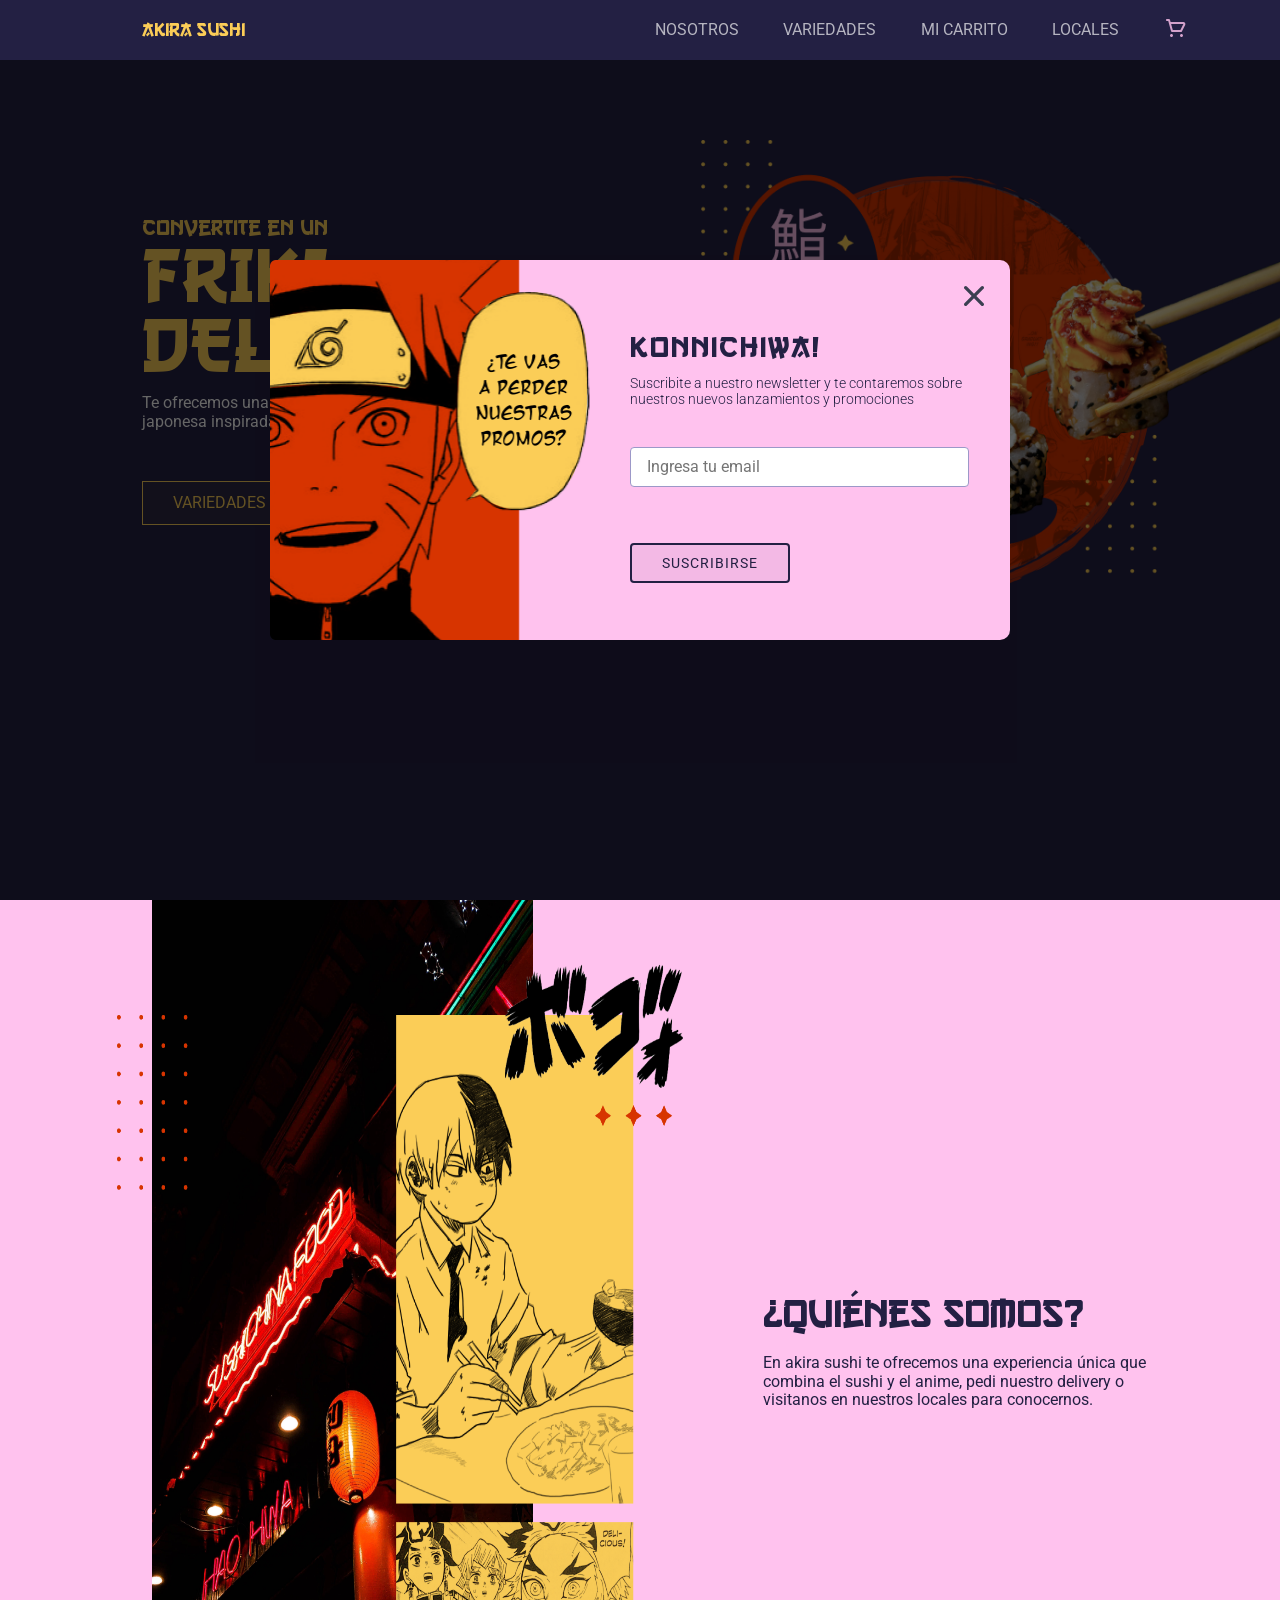
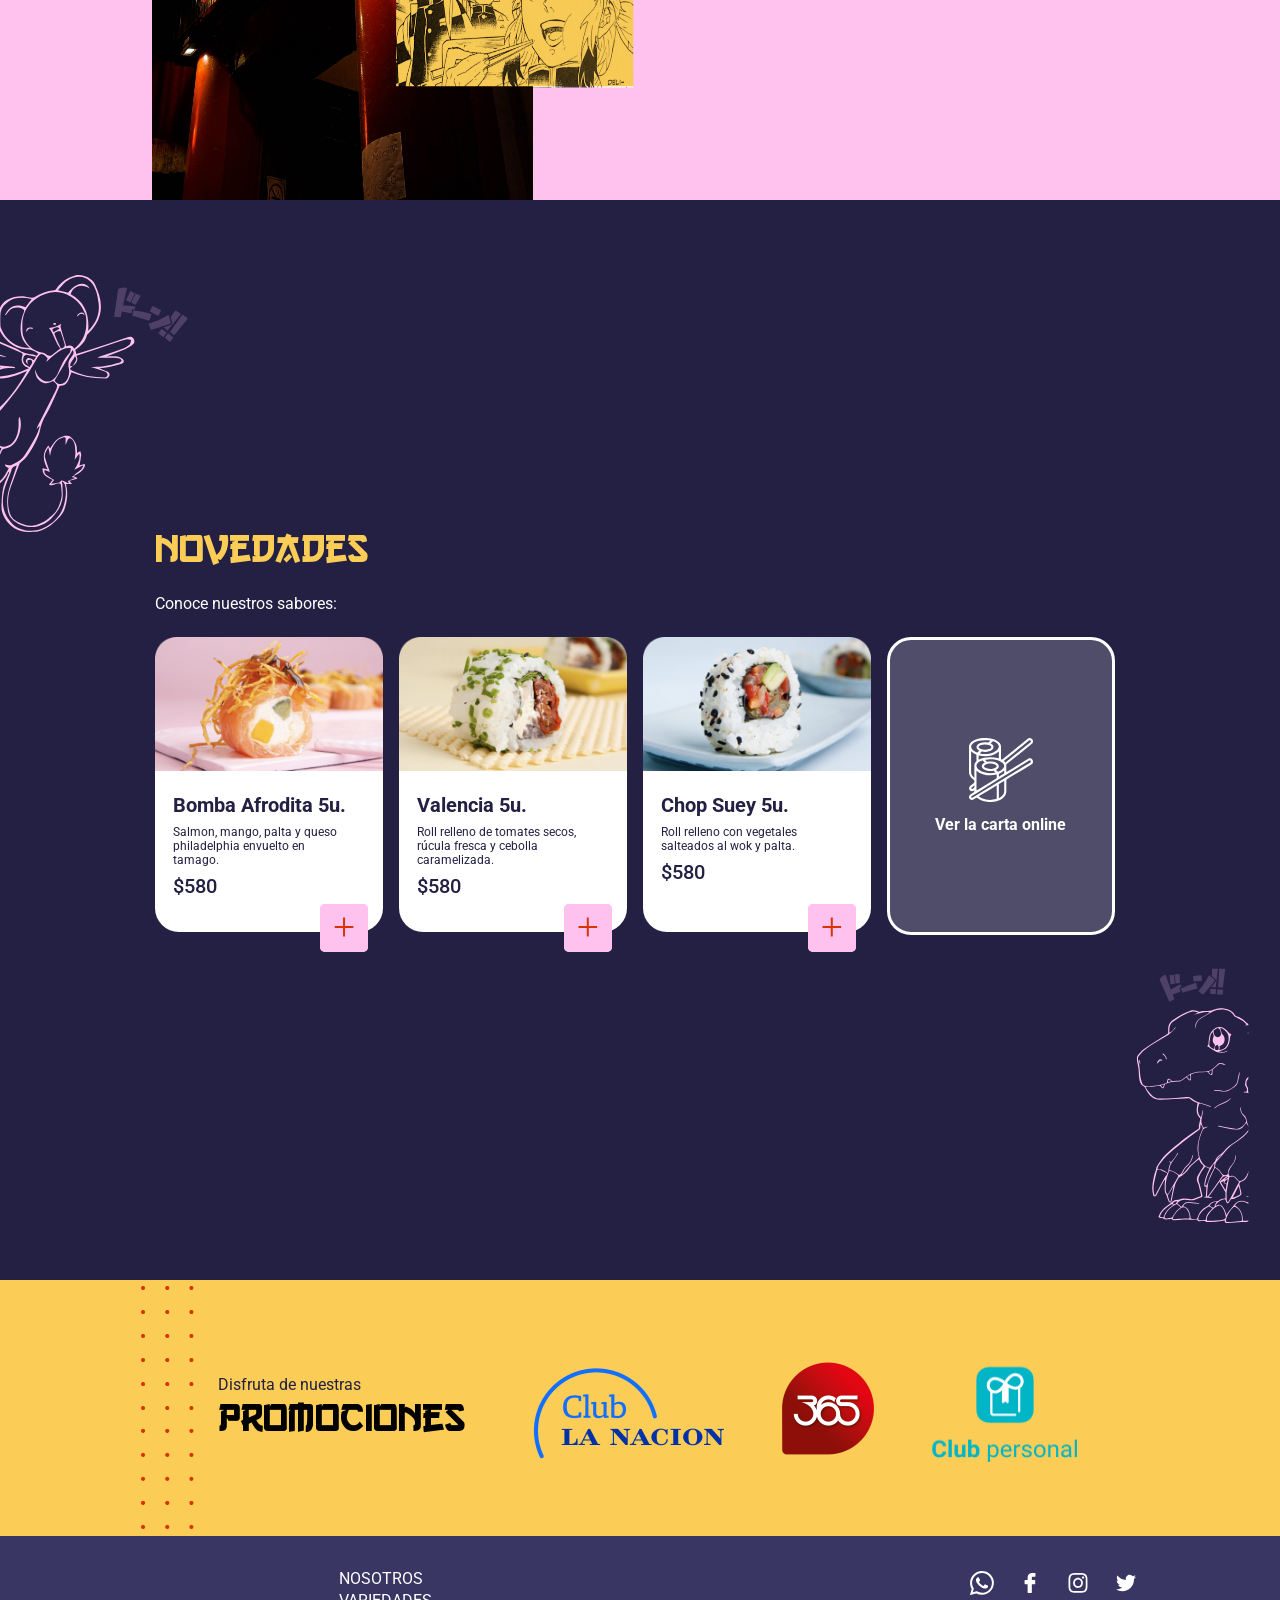
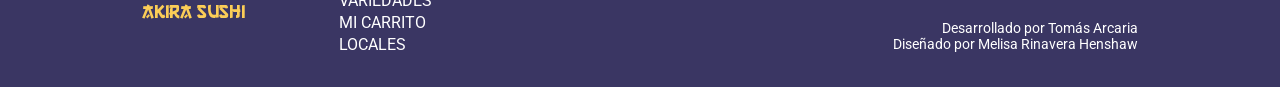
<file: index.html>
<!DOCTYPE html>
<html lang="es">
<head>
    <meta charset="UTF-8">
    <meta http-equiv="X-UA-Compatible" content="IE=edge">
    <meta name="viewport" content="width=device-width, initial-scale=1.0">
    <link rel="preconnect" href="https://fonts.googleapis.com">
    <link rel="preconnect" href="https://fonts.gstatic.com" crossorigin>
    <link href="https://fonts.googleapis.com/css2?family=Roboto:wght@100;300;400;500;700;900&display=swap" rel="stylesheet">
    <link rel="stylesheet" href="./css/normalize.css">
    <link rel="stylesheet" href="./css/index.css">
    <link rel="icon" href="./assets/icons/sushi.ico">
    <script defer src="./js/relax.min.js"></script>
    <script defer src="./js/appIndex.js"></script>
    <title>Akira Sushi</title>
</head>
<body>

    <header class="header">
        <h3 class="logo"><a href="index.html" class="logo-link">Akira Sushi</a></h3>
        <ul class="menu">
            <li class="menu__item"><a href="#section-2" class="menu__item-link">Nosotros</a></li>
            <li class="menu__item"><a href="variedades.html" class="menu__item-link">Variedades</a></li>
            <li class="menu__item"><a href="shop.html" class="menu__item-link">Mi carrito</a></li>
            <li class="menu__item"><a href="locales.html" class="menu__item-link">Locales</a></li>
            <a id="shopLogo" class="shopLogo" href="shop.html"><img class="shopLogo-img" src="./assets/icons/as-shop.svg"></a>
        </ul>
    </header>


    <main>
        <section class="section-1">
            <div class="section-1__left">
                <div class="s1left__inner">
                    <h5 class="s1left__inner-h5">Convertite en un</h5>
                    <h1 class="s1left__inner-h1">FRIKI <br> DEL SUSHI</h1>
                    <p class="s1left__inner-p">Te ofrecemos una gran variedad de gastronomía japonesa inspirada en manga y animé</p>
                    <button class="s1left__inner-btn"><a href="variedades.html" class="s1left__inner-btnlink">VARIEDADES</a></button>
                </div>
            </div>
            <div class="section-1__right" >
                <div class="rellax" data-rellax-speed="0">
                    <img src="./assets/images/paralax/back.png" alt="Akira Sushi" class="principalimg1">
                </div>
                <div class="rellax" data-rellax-speed="1">
                    <img src="./assets/images/paralax/middle.png" alt="Akira Sushi" class="principalimg2">
                </div>
                <div class="rellax"data-rellax-speed="2">
                    <img src="./assets/images/paralax/front.png" alt="Akira Sushi" class="principalimg3">
                </div>
            </div>
            <!-- modal  -->
            <div id="modal-container" class="modal-container">
                <div id="modal" class="modal"></div>
            </div>
            <!-- modal end-->
            <!-- toaster -->
                <div id="toaster"></div>
            <!-- toaster end-->
        </section>
        
        <section class="section-2" id="section-2">
            <div class="section-2__left">
                <section class="section-2__left-inner">
                    <img src="./assets/images/s2img.png" alt="Akira Sushi" class="s2img">
                </section>
            </div>
            <div class="section-2__right">
                <div class="section-2__right-inner">
                    <h2 class="section-2__right-h2">¿Quiénes Somos?</h2>
                    <p class="section-2__right-p">En akira sushi te ofrecemos una experiencia única que combina el sushi y el anime, pedi nuestro delivery o visitanos en nuestros locales para conocernos.</p>
                </div>
            </div>
        </section>
        <section class="section-3">
            <img src="./assets/images/pjsanime/kero.svg" alt="Akira Sushi" class="kero">
            <img src="./assets/images/pjsanime/agumon.svg" alt="Akira Sushi" class="agumon">
            <div class="s3__inner">
                <h2 class="s3__inner-h2">Novedades</h2>
                <p class="s3__inner-p">Conoce nuestros sabores:</p>
                <div id="cartas" class="s3__inner-cards">      

                    <!-- JS -->
                
                </div>
            </div>
        </section>

        <section class="section-4">
            <img src="./assets/images/dots.png" alt="Akira Sushi" class="dots">
            <div class="s4__inner">
                <div class="s4__words">
                    <p class="s4__words-p">Disfruta de nuestras</p>
                    <h3 class="s4__words-h3">Promociones</h3>
                </div>
                <img src="./assets/images/lanacion.png" alt="Akira Sushi" class="imglanacion">
                <img src="./assets/images/365-logo.png" alt="Akira Sushi" class="img365">
                <img src="./assets/images/club-personal.png" alt="Akira Sushi" class="imgpersonal">
            </div>
        </section>

    </main>
    
    <footer class="footer">
        <div class="footer__inner-left">
        <h3 class="logo"><a href="index.html" class="logo-link">Akira Sushi</a></h3>
        <ul class="footer__inner-menu">
            <li class="foot-menu__item"><a href="#" class="foot-menu__item-link">NOSOTROS</a></li>
            <li class="foot-menu__item"><a href="#" class="foot-menu__item-link">VARIEDADES</a></li>
            <li class="foot-menu__item"><a href="#" class="foot-menu__item-link">MI CARRITO</a></li>
            <li class="foot-menu__item"><a href="#" class="foot-menu__item-link">LOCALES</a></li>
        </ul>
        </div>
        <div class="footer__inner-info">
            <div class="foot-info__inner-sup">
                <a href="#" class="foot-sm"><img src="./assets/icons/wpp.svg" class="foot-sm-img"></a>
                <a href="#" class="foot-sm"><img src="./assets/icons/face.svg" class="foot-sm-img"></a>
                <a href="#" class="foot-sm"><img src="./assets/icons/insta.svg" class="foot-sm-img"></a>
                <a href="#" class="foot-sm"><img src="./assets/icons/twitt.svg" class="foot-sm-img"></a>
            </div>
            <div class="foot-info__inner-inf">
                <p class="foot-info__inner-inf-p">Desarrollado por Tomás Arcaria<br>Diseñado por Melisa Rinavera Henshaw</p></div>
        </div>
    </footer>
</body>
</html>
</file>
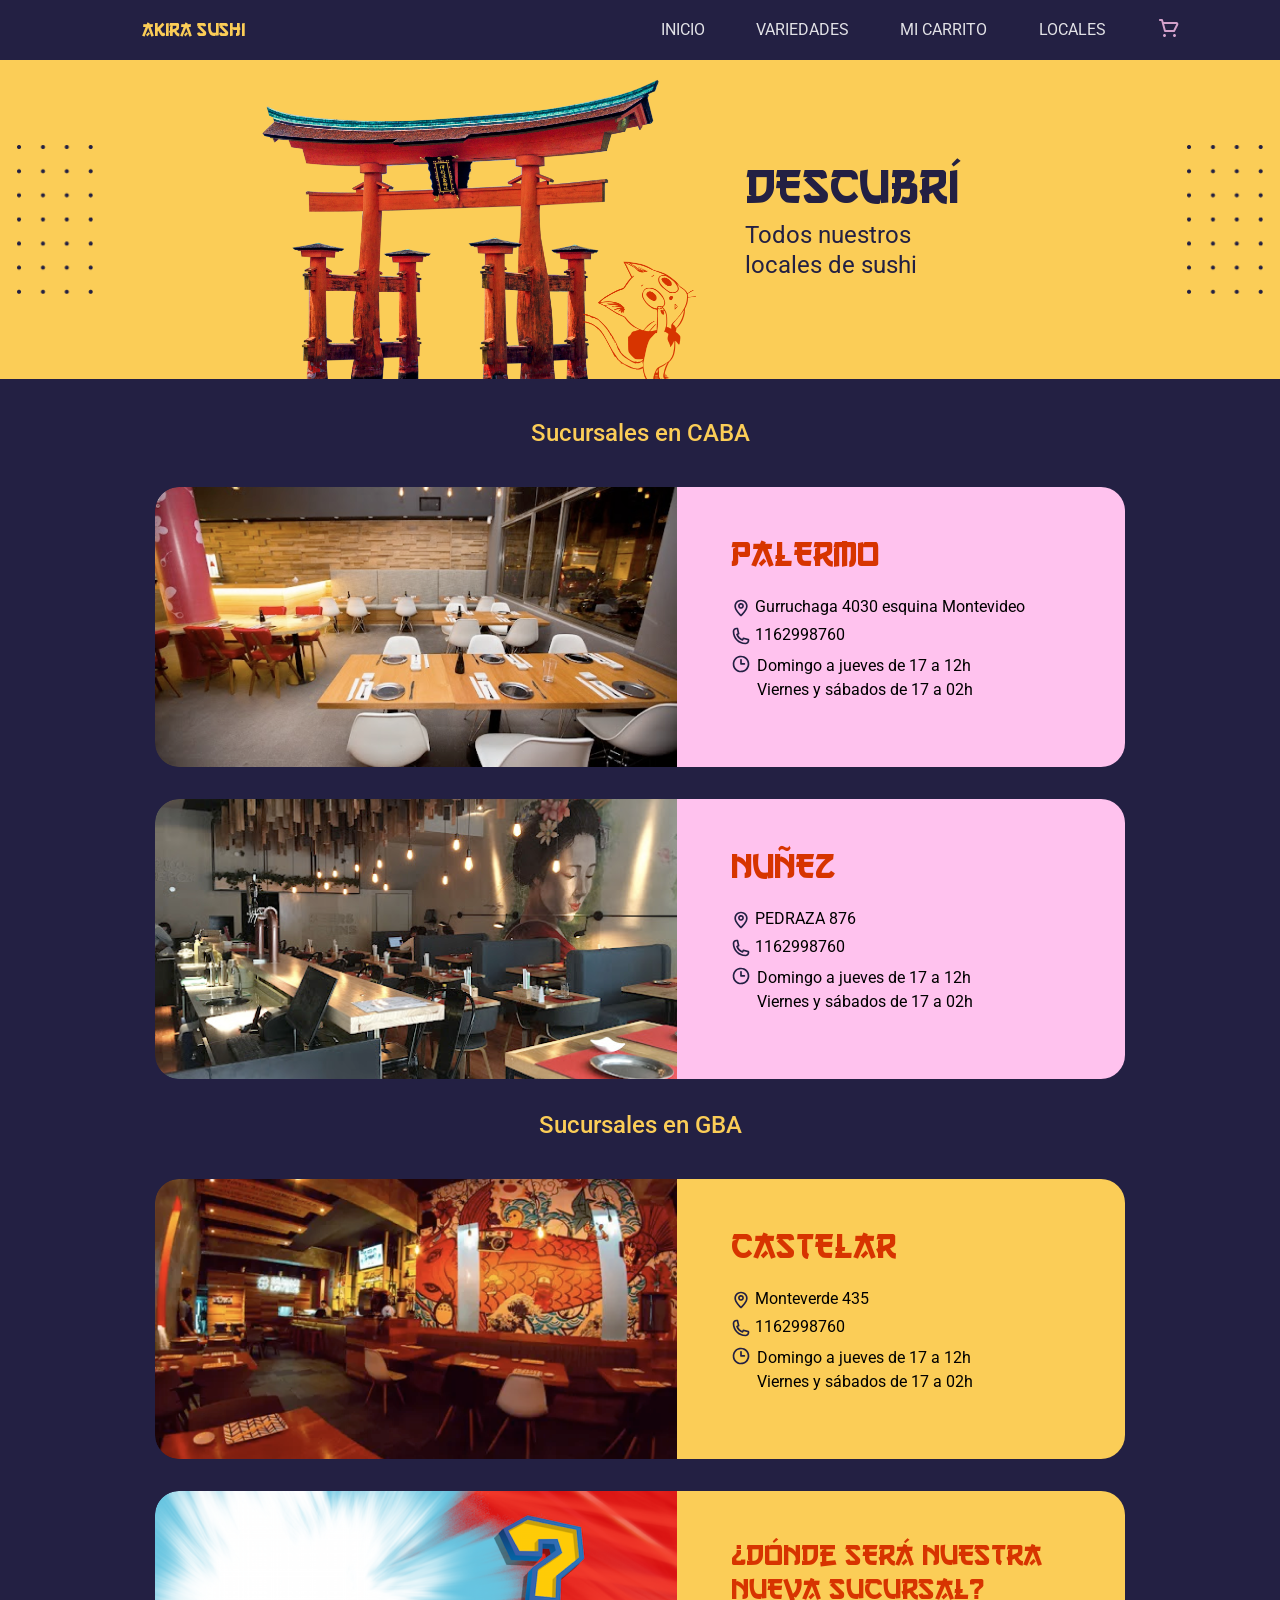
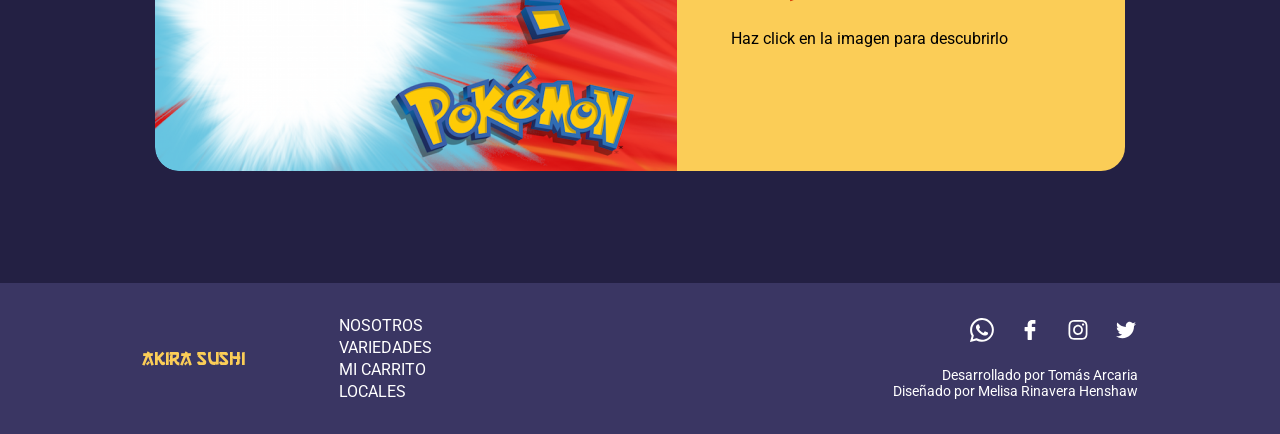
<file: locales.html>
<!DOCTYPE html>
<html lang="es">
<head>
    <meta charset="UTF-8">
    <meta http-equiv="X-UA-Compatible" content="IE=edge">
    <meta name="viewport" content="width=device-width, initial-scale=1.0">
    <link rel="preconnect" href="https://fonts.googleapis.com">
    <link rel="preconnect" href="https://fonts.gstatic.com" crossorigin>
    <link href="https://fonts.googleapis.com/css2?family=Roboto:wght@100;300;400;500;700&display=swap" rel="stylesheet">
    <title>Akira Sushi - Locales</title>
    <link rel="stylesheet" href="./css/normalize.css">
    <link rel="stylesheet" href="./css/locales.css">
    <link rel="icon" href="./assets/icons/sushi.ico">
    <script defer src="./js/locales.js"></script>
</head>
<body>

    <header class="header">
        <h3 class="logo"><a href="index.html" class="logo-link">Akira Sushi</a></h3>
        <ul class="menu">
            <li class="menu__item"><a href="index.html" class="menu__item-link">Inicio</a></li>
            <li class="menu__item"><a href="variedades.html" class="menu__item-link">Variedades</a></li>
            <li class="menu__item"><a href="shop.html" class="menu__item-link">Mi carrito</a></li>
            <li class="menu__item"><a href="locales.html" class="menu__item-link">Locales</a></li>
            <a id="shopLogo" class="shopLogo" href="shop.html"><img class="shopLogo-img" src="./assets/icons/as-shop.svg"></a>
        </ul>
    </header>

    <main>
        <section class="section-1">
                <img class="dots-locales-img" src="./assets/images/dots-locales.png">
                <div class="s1-middle">
                    <img class="s1-middle-img" src="./assets/images/banner-locales.png">
                    <div class="s1-middle__texts">
                        <h2 class="s1-middle__texts-h2">DESCUBRÍ</h2>
                        <p class="s1-middle__texts-p">Todos nuestros <br> locales de sushi</p>
                    </div>
                </div>
                <img class="dots-locales-img" src="./assets/images/dots-locales.png">
        </section>

        <section class="section-2">
            <div class="s2-sup">
                <h4 class="subtitles">Sucursales en CABA</h4>
                <div class="panel">
                    <div class="panel-img-c">
                        <img src="./assets/images/imglocal1.png" alt="local1" class="panel-img">
                    </div>
                    <div class="panel__info">
                        <p class="panel__info-title">PALERMO</p>
                        <div class="panel__info-data1">
                            <img src="./assets/icons/as-location-pin.svg" class="panel__info-data1-img">
                            <p class="panel__info-data1-p">Gurruchaga 4030 esquina Montevideo</p>
                        </div>
                        <div class="panel__info-data2">
                            <img src="./assets/icons/as-phone.svg" class="panel__info-data2-img">
                            <p class="panel__info-data2-p">1162998760</p>
                        </div>
                        <div class="panel__info-data3">
                            <img src="./assets/icons/as-clock.svg" class="panel__info-data3-img">
                            <p class="panel__info-data3-p">Domingo a jueves de 17 a 12h <br> Viernes y sábados de 17 a 02h
                            </p>
                        </div>
                    </div>
                </div>
                <div class="panel">
                    <div class="panel-img-c">
                        <img src="./assets/images/imglocal2.png" alt="local2" class="panel-img">
                    </div>
                    <div class="panel__info">
                        <p class="panel__info-title">NUÑEZ</p>
                        <div class="panel__info-data1">
                            <img src="./assets/icons/as-location-pin.svg" class="panel__info-data1-img">
                            <p class="panel__info-data1-p">PEDRAZA 876</p>
                        </div>
                        <div class="panel__info-data2">
                            <img src="./assets/icons/as-phone.svg" class="panel__info-data2-img">
                            <p class="panel__info-data2-p">1162998760</p>
                        </div>
                        <div class="panel__info-data3">
                            <img src="./assets/icons/as-clock.svg" class="panel__info-data3-img">
                            <p class="panel__info-data3-p">Domingo a jueves de 17 a 12h <br> Viernes y sábados de 17 a 02h
                            </p>
                        </div>
                    </div>
                </div>
            </div>
            <div class="s2-inf">
                <h4 class="subtitles">Sucursales en GBA</h4>
                <div class="panel">
                    <div class="panel-img-c">
                        <img src="./assets/images/imglocal3.png" alt="local3" class="panel-img">
                    </div>
                    <div class="panel__info pi2">
                        <p class="panel__info-title">CASTELAR</p>
                        <div class="panel__info-data1">
                            <img src="./assets/icons/as-location-pin.svg" class="panel__info-data1-img">
                            <p class="panel__info-data1-p">Monteverde 435</p>
                        </div>
                        <div class="panel__info-data2">
                            <img src="./assets/icons/as-phone.svg" class="panel__info-data2-img">
                            <p class="panel__info-data2-p">1162998760</p>
                        </div>
                        <div class="panel__info-data3">
                            <img src="./assets/icons/as-clock.svg" class="panel__info-data3-img">
                            <p class="panel__info-data3-p">Domingo a jueves de 17 a 12h <br> Viernes y sábados de 17 a 02h
                            </p>
                        </div>
                    </div>
                </div>
                <div class="panel">
                    <div class="panel-img-c">
                        <img src="./assets/images/imglocalpkm.png" id="localpkm" alt="localpkm" class="panel-img imgquestion">
                    </div>
                    <div class="panel__info pi2" id="infopkm">
                        <p id="question" class="panel__info-title question">¿Dónde SERÁ NUESTRA NUEVA SUCURSAL?</p>
                        <p id="discover" class="panel__info-data1-p">Haz click en la imagen para descubrirlo</p>
                    </div>
                </div>
            </div>
        </section>
    </main>

    <footer class="footer">
        <div class="footer__inner-left">
        <h3 class="logo"><a href="index.html" class="logo-link">Akira Sushi</a></h3>
        <ul class="footer__inner-menu">
            <li class="foot-menu__item"><a href="#" class="foot-menu__item-link">NOSOTROS</a></li>
            <li class="foot-menu__item"><a href="#" class="foot-menu__item-link">VARIEDADES</a></li>
            <li class="foot-menu__item"><a href="#" class="foot-menu__item-link">MI CARRITO</a></li>
            <li class="foot-menu__item"><a href="#" class="foot-menu__item-link">LOCALES</a></li>
        </ul>
        </div>
        <div class="footer__inner-info">
            <div class="foot-info__inner-sup">
                <a href="#" class="foot-sm"><img src="./assets/icons/wpp.svg" class="foot-sm-img"></a>
                <a href="#" class="foot-sm"><img src="./assets/icons/face.svg" class="foot-sm-img"></a>
                <a href="#" class="foot-sm"><img src="./assets/icons/insta.svg" class="foot-sm-img"></a>
                <a href="#" class="foot-sm"><img src="./assets/icons/twitt.svg" class="foot-sm-img"></a>
            </div>
            <div class="foot-info__inner-inf">
                <p class="foot-info__inner-inf-p">Desarrollado por Tomás Arcaria<br>Diseñado por Melisa Rinavera Henshaw</p></div>
        </div>
    </footer>
</body>
</html>
</file>
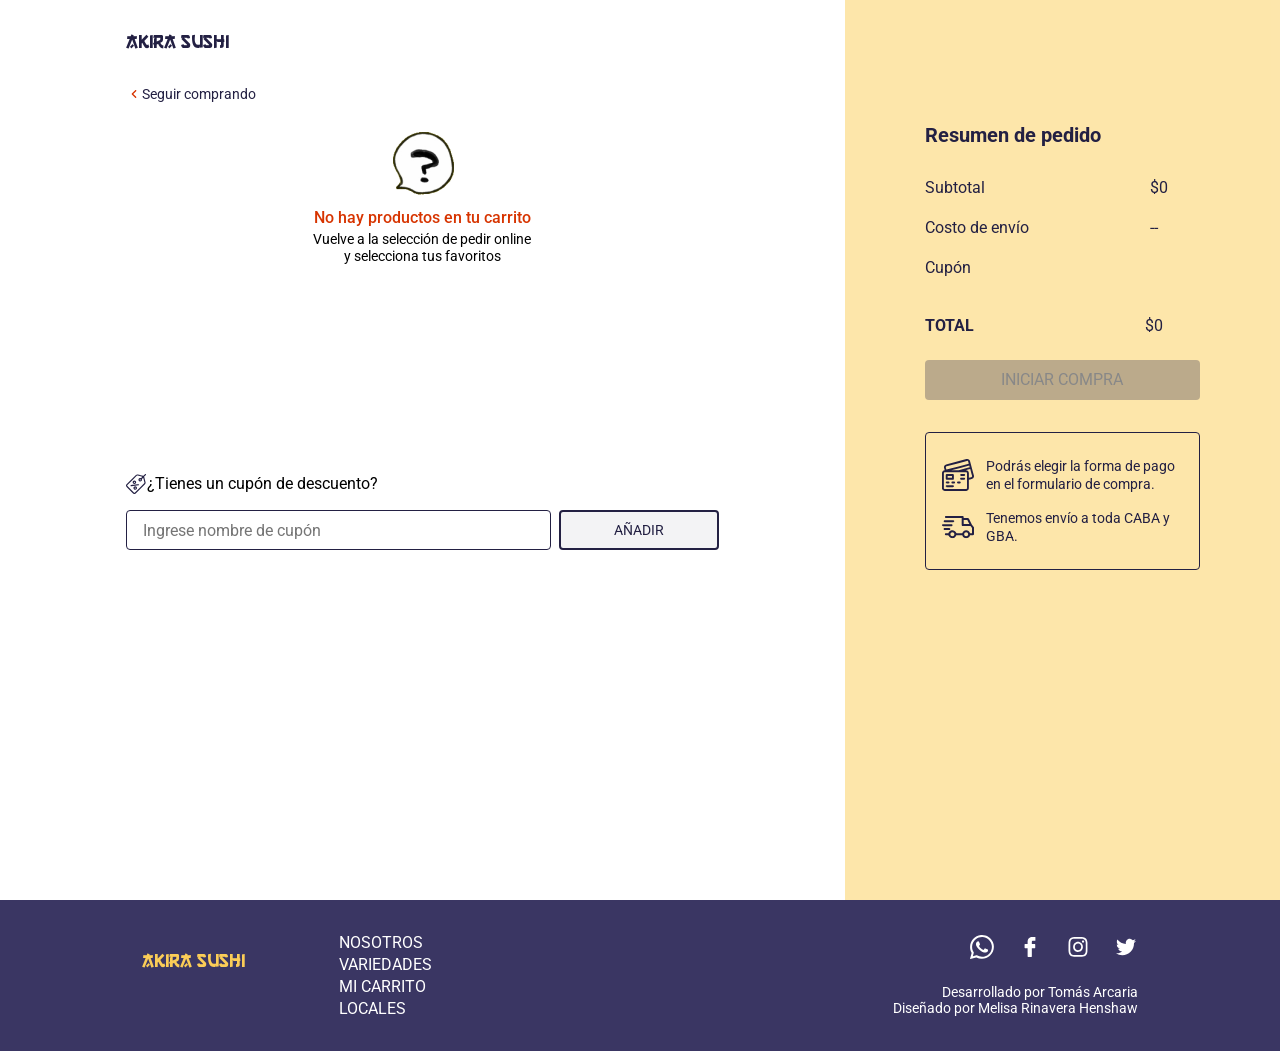
<file: shop.html>
<!DOCTYPE html>
<html lang="es">
<head>
    <meta charset="UTF-8">
    <meta http-equiv="X-UA-Compatible" content="IE=edge">
    <meta name="viewport" content="width=device-width, initial-scale=1.0">
    <link href="https://fonts.googleapis.com/css2?family=Roboto:wght@100;300;400;500;700;900&display=swap" rel="stylesheet">
    <link rel="stylesheet" href="./css/normalize.css">
    <link rel="stylesheet" href="./css/shopp.css">
    <link rel="icon" href="./assets/icons/sushi.ico">
    <script defer src="./js/shop.js"></script>
    <script defer src="./js/shop2.js"></script>
    <title>Akira Sushi - Shop</title>
</head>
<body>
    <main>
        <section class="section-shop">
            <div class="left-side">
                <div class="left-side__inner">
                    <h3 class="logo"><a href="index.html" class="logo-link">Akira Sushi</a></h3>
                    <div class="backtomenu">
                        <img class="backtomenu-img" src="./assets/icons/as-arrow-left.svg">
                        <p class="backtomenu-p"><a href="variedades.html" class="backtomenu-link">Seguir comprando</a></p>
                    </div>
                    <div id="selection-list" class="selection-list">

                        <!-- js -->
                    </div>

                    <div id="cuponSection">
                        <div class="have-cupon">
                            <img class="have-cupon-img" src="./assets/icons/as-cupon.svg">
                            <p class="have-cupon-p">¿Tienes un cupón de descuento?</p>
                        </div>
                        <div class="enter-cupon">
                            <div class="enter-cupon__inner">
                                <input id="enter-cupon-input" class="enter-cupon__inner-input" type="text" placeholder="Ingrese nombre de cupón">
                                <span id="span-warning" class="enter-cupon__inner-warning">Ya ingresó un cupón!</span>
                            </div>
                            <button id="enter-cupon-button" class="enter-cupon-button">AÑADIR</button>
                        </div>
                    </div>

                    <!-- FORMULARIO DE PAGO -->


                    <!-- PARTE 1 -->
                    <form id="formularioCompleto" name="formularioCompleto" class="disp-none">
                        <div class="innerDivStep1">
                            <h4 class="bs1-title">Datos de contacto</h4>
                            <div class="bs1-grid-container__form">
                                    <div class="bs1-grid-cell">
                                        <p class="bs1-grid-cell-text">Email</p>
                                        <input type="email" id="inputEmail" class="bs1-grid-cell-input" name="email" placeholder="Ingresa tu email" required>
                                    </div>
                                    <div class="bs1-grid-cell">
                                        <input type="checkbox" class="bs1-grid-cell-check">
                                        <p class="bs1-grid-cell-checktext">Quiero recibir novedades por email</p>
                                    </div>
                                    <div class="bs1-grid-cell">
                                        <p class="bs1-grid-cell-text">Nombre</p>
                                        <input type="text" id="inputName" class="bs1-grid-cell-input" name="name" placeholder="Ingresa tu nombre" required minlength="3">
                                    </div>
                                    <div class="bs1-grid-cell">
                                        <p class="bs1-grid-cell-text">Apellido</p>
                                        <input type="text" id="inputLastname" class="bs1-grid-cell-input" name="lastName" placeholder="Ingresa tu apellido" required minlength="3">
                                    </div>
                                    <div class="bs1-grid-cell">
                                        <p class="bs1-grid-cell-text">DNI</p>
                                        <input type="text" id="inputDni" class="bs1-grid-cell-input" name="dni" placeholder="00.000.000">
                                    </div>
                                    <div class="bs1-grid-cell">
                                        <div class="bs1-grid-cell6">
                                            <p class="bs1-grid-cell-text-area">Area</p>
                                            <input type="text" id="inputArea" class="bs1-grid-cell-input-area" name="area" placeholder="00" minlength="2" maxlength="3">
                                        </div>
                                        <div class="bs1-grid-cell6">
                                            <p class="bs1-grid-cell-text">Teléfono</p>
                                            <input type="text" id="inputTell" class="bs1-grid-cell-input-cell" name="tell" placeholder="00 000 000" minlength="5">
                                        </div>
                                    </div>
                             </div>
                        </div>
    
                        <!-- PARTE 2 -->
                        <div class="innerDivStep2">
                            <div class="datosEnvio-container">
                                <h3 class="datosEnvio-container__h3">Datos de Envío</h3>
                                <button type="button" id="datosEnvio-btn1" class="datosEnvio-container__btn">
                                    <div class="datosEnvio-container__btn-left">
                                        <div id="envio-btn-circle1" class="envio-btn-circle"></div>
                                        <input id="datosEnvio-input1" type="radio" name="envio" class="envio-btn-radio">
                                        <img src="./assets/icons/as-sucursal.svg" class="envio-btn-icon">
                                        <p class="envio-btn-p">Retiro en sucursal</p>
                                    </div>
                                    <div class="datosEnvio-container__btn-right">
                                        <div class="envio-btn-mount"></div>
                                    </div>
                                </button>
                                <button type="button" id="datosEnvio-btn2" class="datosEnvio-container__btn">
                                    <div class="datosEnvio-container__btn-left">
                                        <div id="envio-btn-circle2" class="envio-btn-circle"></div>
                                        <input id="datosEnvio-input2" type="radio" name="envio" class="envio-btn-radio">
                                        <img src="./assets/icons/as-truck.svg" class="envio-btn-icon">
                                        <p class="envio-btn-p">Envío a domicilio</p>
                                    </div>
                                    <div class="datosEnvio-container__btn-right">
                                        <div class="envio-btn-mount"></div>
                                    </div>
                                </button>
                            </div>
                            <div id="datosEnvio-optional" class="datosEnvio-container-optional">
                                    <div class="bs2-grid-cell">
                                        <p class="bs1-grid-cell-text" >Código Postal</p>
                                        <input type="text" id="inputCP" class="bs1-grid-cell-input" name="cp" placeholder="0000" minlength="3">
                                    </div>
                                    <div class="bs2-grid-cell">
                                        <p class="bs1-grid-cell-text">Calle</p>
                                        <input type="text" id="inputStreet" class="bs1-grid-cell-input" name="street" placeholder="Ingresa la calle">
                                    </div>
                                    <div class="bs2-grid-cell">
                                        <p class="bs1-grid-cell-text">Departamento</p>
                                        <input type="text" id="inputDpto" class="bs1-grid-cell-input" name="dpto" placeholder="Ingresa el departamento">
                                    </div>
                                    <div class="bs2-grid-cell">
                                        <p class="bs1-grid-cell-text">Altura</p>
                                        <input type="text" id="inputAdressNumber" class="bs1-grid-cell-input" name="AdressNumber" placeholder="Ingresa la altura">
                                    </div>
                                    <div class="bs2-grid-cell">
                                        <p class="bs1-grid-cell-text">Provincia</p>
                                        <input type="text" id="inputProvince" class="bs1-grid-cell-input" name="province" placeholder="Ingresa la provincia">
                                    </div>
                                    <div class="bs2-grid-cell">
                                        <p class="bs1-grid-cell-text">Ciudad</p>
                                        <input type="text" id="inputCity" class="bs1-grid-cell-input" name="city" placeholder="Ingresa la ciudad">
                                    </div>
                            </div>
                        </div>
    
                        <!-- PARTE 3 -->
                        <div class="innerDivStep3">
                            <div class="datosPago-container">
                                <h3 class="datosPago-container__h3">Pago</h3>
                                <button type="button" id="datosEnvio-btn3" class="datosPago-container__btn">
                                    <div class="datosPago-container__btn-inner1">
                                        <div id="envio-btn-circle3" class="envio-btn-circle"></div>
                                        <input id="datosEnvio-input3" type="radio" name="pago" class="envio-btn-radio">
                                        <img src="./assets/icons/as-money.svg" class="envio-btn-icon">
                                        <p class="envio-btn-p">Efectivo</p>
                                    </div>
                                </button>
                                <button type="button" id="datosEnvio-btn4" class="datosPago-container__btn">
                                    <div class="datosPago-container__btn-inner2">
                                        <div id="envio-btn-circle4" class="envio-btn-circle"></div>
                                        <input id="datosEnvio-input4" type="radio" name="pago" class="envio-btn-radio">
                                        <img src="./assets/icons/as-mp.svg" class="envio-btn-icon">
                                        <p class="envio-btn-p">Mercado Pago</p>
                                        <span class="envio-btn-span">Cuando finalice la compra lo redirijirá al pago</span>
                                    </div>
                                </button>
                                <button type="button" id="datosEnvio-btn5" class="datosPago-container__btn">
                                    <div class="datosPago-container__btn-inner3">
                                        <div id="envio-btn-circle5" class="envio-btn-circle"></div>
                                        <input id="datosEnvio-input5" type="radio" name="pago" class="envio-btn-radio">
                                        <img src="./assets/icons/as-creditcard.svg" class="envio-btn-icon">
                                        <p class="envio-btn-p">Tarjeta de Crédito / Débito</p>
                                    </div>
                                </button>
                            </div>
                            <div id="datosEnvio-optional2" class="datosEnvio-container-optional">
                                    <div class="bs2-grid-cell">
                                        <p class="bs1-grid-cell-text">Número de la tarjeta</p>
                                        <input type="text" id="inputCardNumber" class="bs1-grid-cell-input" name="cardNumber" placeholder="0000 0000 0000 0000" required minlength="12" maxlength="12">
                                    </div>
                                    <div class="bs2-grid-cell">
                                        <p class="bs1-grid-cell-text">Vencimiento</p>
                                        <input type="text" id="inputCardExpiration" class="bs1-grid-cell-input" name="cardExp" placeholder="00/00" required minlength="4">
                                    </div>
                                    <div class="bs2-grid-cell">
                                        <p class="bs1-grid-cell-text">Titular</p>
                                        <input type="text" id="inputCardOwner" class="bs1-grid-cell-input" name="cardOwner" placeholder="Nombre del titular" required minlength="7">
                                    </div>
                                    <div class="bs2-grid-cell">
                                        <p class="bs1-grid-cell-text">Número de seguridad</p>
                                        <input type="text" id="inputCardSecurityNumber" class="bs1-grid-cell-input" name="cardSecurityNumber" placeholder="000" required minlength="3" maxlength="3">
                                    </div>
                            </div>
                        </div>
                        <button type="submit" id="finale" class="btnToStep3">Finalizar Compra</button>
                    </form>                   
                </div>
            </div>


            <div class="right-side">
                <div class="right-side__inner">
                    <p class="right-side__inner-title">Resumen de pedido</p>
                    <div class="subtotal">
                        <p class="subtotal-p">Subtotal</p>
                        <div id="subtotal-price" class="subtotal-price"></div>
                    </div>
                    <div class="shipping-cost">
                        <p class="shipping-cost-p">Costo de envío</p>
                        <div class="shipping-cost-price">--</div>
                    </div>
                    <div class="active-cupon">
                        <div class="active-cupon__left">
                            <p class="active-cupon__left-p">Cupón</p>
                            <div id="active-cupon__left-percentage" class="active-cupon__left-percentage"></div>
                        </div>
                        <div id="active-cupon__right-price" class="active-cupon__right-price"></div>
                    </div>
                    <div class="total">
                        <p class="total-p">TOTAL</p>
                        <div id="total-price" class="total-price"></div>
                    </div>
                        <button id="iniciarCompra" class="final-pur">INICIAR COMPRA</button>
                    <div class="purchase-info">
                        <div class="purchase-info__sup">
                            <img class="purchase-info__sup-img" src="./assets/icons/as-cards.svg">
                            <p class="purchase-info__sup-p">Podrás elegir la forma de pago en el formulario de compra.</p>
                        </div>
                        <div class="purchase-info__inf">
                            <img class="purchase-info__inf-img" src="./assets/icons/as-truck.svg">
                            <p class="purchase-info__inf-p">Tenemos envío a toda CABA y GBA.</p>
                        </div>
                    </div>
                </div>                
            </div>
        </section>
        <!-- modal  -->
        <div id="modal-container" class="modal-container">
            <div id="modal" class="modal"></div>
        </div>
        <!-- modal end  -->
    </main>
    <footer class="footer">
        <div class="footer__inner-left">
        <h3 class="logo"><a href="index.html" class="logo-link logo-foot">Akira Sushi</a></h3>
        <ul class="footer__inner-menu">
            <li class="foot-menu__item"><a href="#" class="foot-menu__item-link">NOSOTROS</a></li>
            <li class="foot-menu__item"><a href="#" class="foot-menu__item-link">VARIEDADES</a></li>
            <li class="foot-menu__item"><a href="#" class="foot-menu__item-link">MI CARRITO</a></li>
            <li class="foot-menu__item"><a href="#" class="foot-menu__item-link">LOCALES</a></li>
        </ul>
        </div>
        <div class="footer__inner-info">
            <div class="foot-info__inner-sup">
                <a href="#" class="foot-sm"><img src="./assets/icons/wpp.svg" class="foot-sm-img"></a>
                <a href="#" class="foot-sm"><img src="./assets/icons/face.svg" class="foot-sm-img"></a>
                <a href="#" class="foot-sm"><img src="./assets/icons/insta.svg" class="foot-sm-img"></a>
                <a href="#" class="foot-sm"><img src="./assets/icons/twitt.svg" class="foot-sm-img"></a>
            </div>
            <div class="foot-info__inner-inf">
                <p class="foot-info__inner-inf-p">Desarrollado por Tomás Arcaria<br>Diseñado por Melisa Rinavera Henshaw</p></div>
        </div>
    </footer>
</body>
</html>
</file>
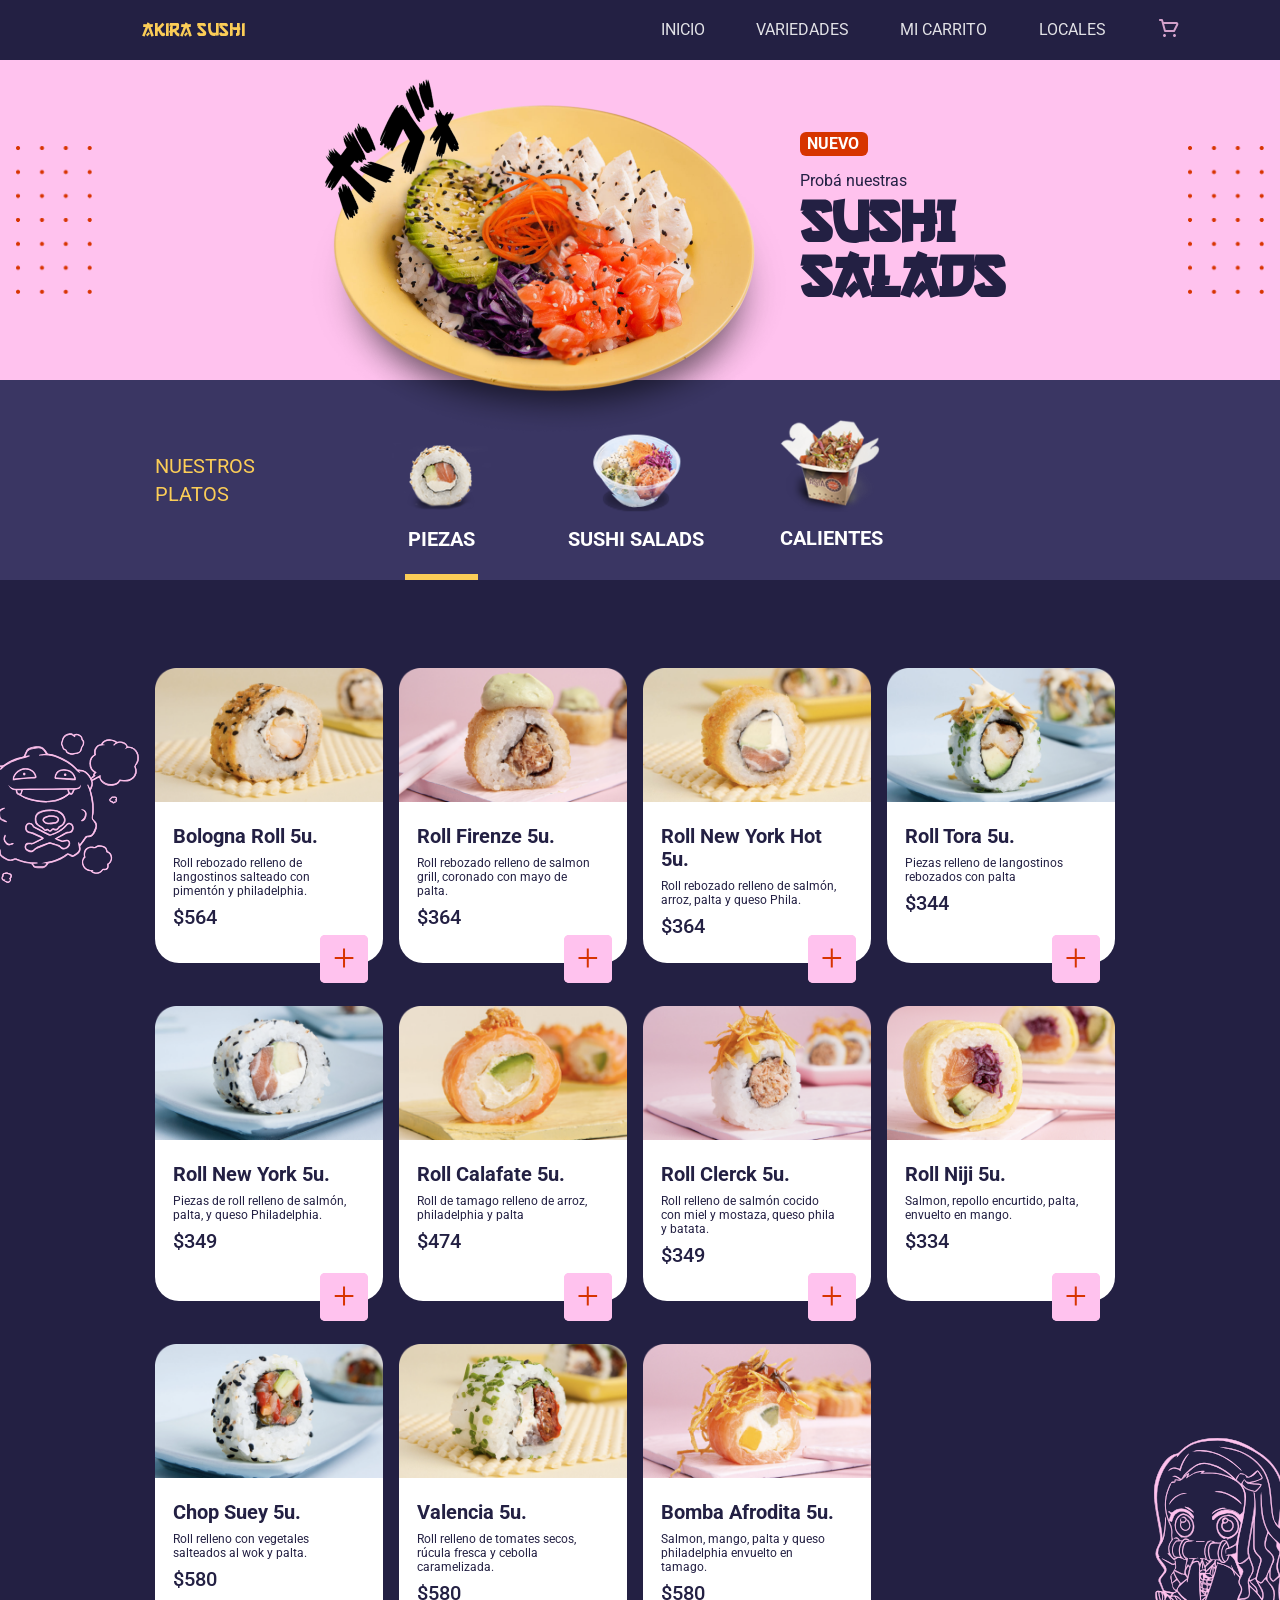
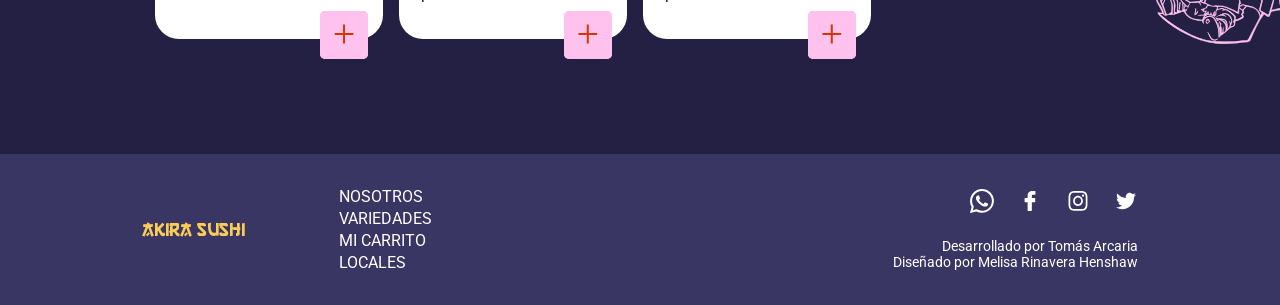
<file: variedades.html>
<!DOCTYPE html>
<html lang="es">
<head>
    <meta charset="UTF-8">
    <meta http-equiv="X-UA-Compatible" content="IE=edge">
    <meta name="viewport" content="width=device-width, initial-scale=1.0">
    <link rel="preconnect" href="https://fonts.googleapis.com">
    <link rel="preconnect" href="https://fonts.gstatic.com" crossorigin>
    <link href="https://fonts.googleapis.com/css2?family=Roboto:wght@100;300;400;500;700;900&display=swap" rel="stylesheet">
    <link rel="stylesheet" href="./css/normalize.css">
    <link rel="stylesheet" href="./css/variedades.css">
    <link rel="icon" href="./assets/icons/sushi.ico">
    <script defer src="./js/variedades.js" ></script>
    <title>Akira Sushi - Variedades</title>
</head>
<body>
    <header class="header">
        <h3 class="logo"><a href="index.html" class="logo-link">Akira Sushi</a></h3>
        <ul class="menu">
            <li class="menu__item"><a href="index.html" class="menu__item-link">Inicio</a></li>
            <li class="menu__item"><a href="variedades.html" class="menu__item-link">Variedades</a></li>
            <li class="menu__item"><a href="shop.html" class="menu__item-link">Mi carrito</a></li>
            <li class="menu__item"><a href="locales.html" class="menu__item-link">Locales</a></li>
            <a id="shopLogo" class="shopLogo" href="shop.html"><img class="shopLogo-img" src="./assets/icons/as-shop.svg"></a>
        </ul>
    </header>
    <main class="main">
        <section class="section-1">
            <div class="section-1__sup">
                <img class="section-1__sup-img" src="./assets/images/dots-variedades.png">
                <div class="section-1__sup-middle">
                    <div class="sup-middle-img-wrapper">
                        <img class="sup-middle-img" src="./assets/images/saladbanner.png">
                    </div>
                    <div class="sup-middle-texts">
                        <div class="sup-middle-texts-p1-wrapper">
                            <p class="sup-middle-texts-p1">NUEVO</p>
                        </div>
                        <p class="sup-middle-texts-p2">Probá nuestras</p>
                        <h2 class="sup-middle-texts-h2">SUSHI<br>SALADS</h2>
                    </div>
                </div>
                <img class="section-1__sup-img" src="./assets/images/dots-variedades.png">
            </div>
            <div class="section-1__inf">
                <p class="section-1__inf-textintro" >NUESTROS <br> PLATOS</p>
                <div class="section-1__inf-middle">
                    <div id="cartaPiezas" class="s1inf-middle-one">
                        <img class="s1inf-middle-inner-img" src="./assets/images/variedades-piezas.png">
                        <p class="s1inf-middle-inner-text mt1">PIEZAS</p>
                        <div class="s1inf-middle-one-bar"></div>
                    </div>
                    <div id="cartaSalads" class="s1inf-middle-two">
                        <img class="s1inf-middle-inner-img" src="./assets/images/variedades-salads.png">
                        <p class="s1inf-middle-inner-text">SUSHI SALADS</p>
                        <div class="s1inf-middle-two-bar"></div>
                    </div>
                    <div id="cartaPlatos" class="s1inf-middle-three">
                        <img class="s1inf-middle-inner-img" src="./assets/images/variedades-calientes.png">
                        <p class="s1inf-middle-inner-text">CALIENTES</p>
                        <div class="s1inf-middle-three-bar"></div>
                    </div>
                </div>
            </div>

        </section>
        <section id="section-2" class="section-2">
            <div id="cardsContainer" class="cardsContainer"></div>
            <img src="./assets/images/pjsanime/koffing.svg" class="koffing">
            <img src="./assets/images/pjsanime/nezuko.svg" class="nezuko">
            <img src="./assets/images/pjsanime/hamtaro.svg" class="hamtaro no--show">
            <img src="./assets/images/pjsanime/majinbuu.svg" class="majinbuu no--show">
            <img src="./assets/images/pjsanime/sailormoon.svg" class="sailormoon no--show">
            <img src="./assets/images/pjsanime/mokona.svg" class="mokona no--show">
        </section>

    </main>
    <footer class="footer">
        <div class="footer__inner-left">
        <h3 class="logo"><a href="index.html" class="logo-link">Akira Sushi</a></h3>
        <ul class="footer__inner-menu">
            <li class="foot-menu__item"><a href="#" class="foot-menu__item-link">NOSOTROS</a></li>
            <li class="foot-menu__item"><a href="#" class="foot-menu__item-link">VARIEDADES</a></li>
            <li class="foot-menu__item"><a href="#" class="foot-menu__item-link">MI CARRITO</a></li>
            <li class="foot-menu__item"><a href="#" class="foot-menu__item-link">LOCALES</a></li>
        </ul>
        </div>
        <div class="footer__inner-info">
            <div class="foot-info__inner-sup">
                <a href="#" class="foot-sm"><img src="./assets/icons/wpp.svg" class="foot-sm-img"></a>
                <a href="#" class="foot-sm"><img src="./assets/icons/face.svg" class="foot-sm-img"></a>
                <a href="#" class="foot-sm"><img src="./assets/icons/insta.svg" class="foot-sm-img"></a>
                <a href="#" class="foot-sm"><img src="./assets/icons/twitt.svg" class="foot-sm-img"></a>
            </div>
            <div class="foot-info__inner-inf">
                <p class="foot-info__inner-inf-p">Desarrollado por Tomás Arcaria<br>Diseñado por Melisa Rinavera Henshaw</p></div>
        </div>
    </footer>
</body>
</html>
</file>
<file: css/index.css>
*{
    box-sizing: border-box;
    margin: 0;
    padding: 0;
    scroll-behavior: smooth;
}


@font-face {
    font-family: 'Gang of Three';
    src: url("../assets/fonts/go3.ttf");
}

.header{
    position: fixed;
    z-index: 100000;
    width: 100%;
    height: 60px;
    padding-left: 142px;
    padding-right: 48px;
    display: flex;
    justify-content: space-between;
    align-items: center;
    background-color: #232043;
}

.logo{
    font-family: 'Gang of Three';
    font-family: 22px;
    font-weight: 400;
    line-height: 28px;
}

.logo-link{
    text-decoration: none;
    color: #FBCD57;
    cursor: pointer;
}

.menu{
    display: flex;
    justify-content: space-evenly;
    align-items: center;
    width: 622px;
    min-width: 400px;
}

.menu__item{
    list-style: none;
}

.menu__item-link{
    text-decoration: none;
    text-transform: uppercase;
    font-family: 'Roboto';
    font-family: 16px;
    color: #FFFA;
    cursor: pointer;
    transition: .25s;
}

.menu__item-link:hover{
    color: #FFFF;
}

.shopLogo{
    position: relative;
}

.shopLogo-img{
    width: 24px;
    height: 24px;
    color: #FFF;
    opacity: .8;
    transition: .25s;
}
.shopLogo-img:hover{
    opacity: 1;
}


.shopLogoAddInner{
    position: absolute;
    bottom: 1px;
    right: -5px;
    width: 1rem;
    height: 1rem;
    display: flex;
    justify-content: center;
    align-items: center;
    border-radius: 50%;
    color: #fff;
    background: red;
}


/* --------------------------------------------------------------------------------------------------------
-----------------------------------------------------------------------------------------------------------
----------------------------------------SECTION 1----------------------------------------------------------
-----------------------------------------------------------------------------------------------------------
----------------------------------------------------------------------------------------------------------- */

.section-1{
    width: 100%;
    min-height: 100vh;
    padding-top: 140px;
    padding-bottom: 80px;
    display: flex;
    justify-content: space-between;
    background-color: #232043;
}


.section-1__left, .section-1__right{
    width: 50%;
}

.s1left__inner{
    padding-top: 75px;
    margin-left: 142px;
}

.s1left__inner-h5, .s1left__inner-h1{
    font-family: 'Gang of Three';
    color: #FBCD57;
}

.s1left__inner-h5{
    margin: 0;
    font-size: 22px;
    font-weight: 400;
}
.s1left__inner-h1{
    margin-top: 0;
    margin-bottom: 14px;
    font-size: 80px;
    font-weight: 400;
    line-height: 70px;
}
.s1left__inner-p{
    width: 390px;
    margin-bottom: 50px;
    font-family: 'Roboto';
    font-size: 16px;
    color: #fff;
}

.s1left__inner-btn{
    background: rgba(251, 205, 87, .05);
    border: 1px solid #fbcd57;
    transition: .25s;
}

.s1left__inner-btn:hover{
    background: rgba(251, 205, 87, .12);    
}


.s1left__inner-btnlink{
    display: block;
    padding: 12px 30px;
    text-decoration: none;
    font-family: 'Roboto';
    font-size: 16px;
    color: #FBCD57;
    cursor: pointer;

}

.section-1__right{
    position: relative;
}

.principalimg1, .principalimg2, .principalimg3{
    width: 100%;
}

.principalimg1{
    position: absolute;
    z-index: 5;
}

.principalimg2{
    position: absolute;
    z-index: 10;
}

.principalimg3{
    position: absolute;
    z-index: 15;
}











/* ------------------------------ */
/* MODAL */

.modal-container{
    position: fixed;
    top: 0;
    left: 0;
    width: 100%;
    height: 100vh;
    display: flex;
    justify-content: center;
    align-items: center;
    background: rgba(0, 0, 0, .6);
    visibility: hidden;
    opacity: 0;
    transition: .5s ease-in-out;
}

.modal-show{
    visibility: visible;
    opacity: 1;
}
.modal{
    position: relative;
    width: 740px;
    height: 380px;
    border-radius: 10px;
    background: #FFC2EE;
}

.modal-info{
    display: flex;
}

.narumodalimg{
    width: 320px;
    height: 380px;
}

.modal-info__inner{
    position: relative;
    padding: 70px 40px 0 40px
}

.modal-info__inner-h3{
    font-family: 'Gang of Three';
    color: #232043;
    font-size: 30px;
    font-weight: 400;
    letter-spacing: 2px;
    margin-bottom: 10px;
}

.modal-info__inner-p{
    font-family: 'Roboto';
    color: #232043;
    font-size: 14px;
    font-weight: 300;
    margin-bottom: 40px;
}


.inputEmail{
    width: 339px;
    height: 40px;
    margin-bottom: 5px;
    padding: 8px 16px;
    background: #FFF;
    border: 1px solid #9C98C8;
    border-radius: 4px;
    font-family: 'Roboto';
}
.inputEmail:focus{
    outline: 2px solid #232043;
    border: none;
}


.modal-btn{
    width: 160px;
    height: 40px;
    margin-bottom: 20px;
    border-radius: 4px;
    cursor: pointer;
    background: transparent;
    color: #232043;
    font-family: 'Roboto';
    font-size: 14px;
    line-height: 20px;
    border: 2px solid #232043;
    text-transform: uppercase;
    letter-spacing: 1px;
    background: rgba(35, 32, 67, .05);
    transition: .25s;
}
.modal-btn:hover{
    background: rgba(35, 32, 67, .1);
}

.text-validation{
    display: block;
    font-family: 'Roboto';
    font-size: 10px;
    margin-bottom: 40px;
    visibility: hidden;
    opacity: 0;
}

.text-validation--show{
    visibility: visible;
    opacity: 1;
}

.modal-btn-no{
    position: absolute;
    top: 1rem;
    right: 1rem;
    border: none;
    background: transparent;
    cursor: pointer;;

}


/* TOASTER  */


.toast{
    position: absolute;
    top: 50px;
    left: 50%;
    transform: translateX(-50%);
    z-index: 200000;
    width: 200px;
    height: 40px;
    border-radius: 4px;
    display: flex;
    align-items: center;
    background: #FBCD57;
    color: #232043;
    font-family: 'Roboto';
    visibility: hidden;
    opacity: 0;
    transition: .5s ease-in-out;
}


.toast--show{
    visibility: visible;
    opacity: 1;
}



/* --------------------------------------------------------------------------------------------------------
-----------------------------------------------------------------------------------------------------------
----------------------------------------SECTION 2----------------------------------------------------------
-----------------------------------------------------------------------------------------------------------
----------------------------------------------------------------------------------------------------------- */

.section-2{
    width: 100%;
    height: 100vh;
    padding: 0 117px;
    display: flex;
    background-color: #FFC2EE;
}

.section-2__left-inner{
    max-width: 616px;
}

.s2img{
    width: 100%;
    height: 100vh;
    max-height: 100vh;
}

.section-2__right{
    width: 50%;
    display: flex;
    flex-direction: column;
    justify-content: center;
    color: #232043;
}

.section-2__right-inner{
    margin-left: 80px;
}

.section-2__right-h2{
    font-family: 'Gang of Three';
    font-weight: 400;
    font-size: 40px;
    margin-bottom: 18px;
}

.section-2__right-p{
    max-width: 398px;
    min-width: 270px;
    font-family: 'Roboto';
    font-size: 16px;
}


/* --------------------------------------------------------------------------------------------------------
-----------------------------------------------------------------------------------------------------------
----------------------------------------SECTION 3----------------------------------------------------------
-----------------------------------------------------------------------------------------------------------
----------------------------------------------------------------------------------------------------------- */


.section-3{
    width: 100%;
    height: 120vh;
    padding: 0 155px;
    position: relative;
    display: flex;
    justify-content: center;
    align-items: center;
    background-color: #232043;
}

.kero{
    position: absolute;
    top: 69px;
    left: 0;
    width: 189px;
    height: 269px;
}

.agumon{
    position: absolute;
    bottom: 57px;
    right: 0;
    width: 175px;
    height: 256px;
}

.s3__inner{
    width: 1060px;
    height: 430px;
    display: flex;
    flex-direction: column;
}

.s3__inner-h2{
    font-family: 'Gang of Three';
    font-size: 40px;
    font-weight: 400;
    color: #FBCD57;
    margin-bottom: 24px;
}

.s3__inner-p{
    font-family: 'Roboto';
    font-size: 16px;
    color: #fff;
    margin-bottom: 24px;
}

.s3__inner-cards{
    display: grid;
    grid-template-columns: repeat(4, 23.5%);
    grid-gap: 16px;
}

.s3-card{
    min-width: 200px;
    height: 298px;
    border-radius: 24px;
    margin-bottom: 24px;
}

.s3-card-img{
    width: 100%;
    height: 45%;
    margin-bottom: -5px;
}
.card__info{
    position: relative;
    height: 54%;
    padding: 10% 15% 20% 8%;
    border-radius: 0 0 24px 24px;
    background-color: #FFF;
}

.card__info-h3{
    font-family: 'Roboto';
    font-size: 20px;
    line-height: 23px;
    font-weight: 700;
    margin-bottom: 8px;
    color: #232043;
}

.card__info-p{
    font-family: 'Roboto';
    font-size: 12px;
    font-weight: 400;
    line-height: 14px;
    margin-bottom: 8px;
    color: #232043;
}

.card__info-price{
    font-family: 'Roboto';
    font-size: 20px;
    font-weight: 500;
    color: #232043;
}

.card__info-btn{
    position: absolute;
    z-index: 1000;
    right: 15px;
    bottom: -20px;
    width: 48px;
    height: 48px;
    background-color: #FFC2EE;
    font-size: 40px;
    color: #D73400;
    border: none;
    border-radius: 5px;
    cursor: pointer;
    transition: .25s;
    overflow: hidden;
    display: flex;
    justify-content: flex-end;
    align-items: flex-end;
}

.card__info-btn:hover{
    width: 180px;
    padding: 0px 20px;
    display: flex;
    justify-content: space-between;
    align-items: center;
}

.card__info-btnspan{
    font-family: 'Roboto';
    font-size: 14px;
    overflow: hidden;
    position: absolute;
    left: 40%;
    top: 50%;
    transform: translate(-50%, -50%);
    display: inline-block;
}

.card__info-btnspan span{
    white-space: nowrap;
    position: relative;
    transform: translateX(100%);
    display: inline-block;
    transition: all .4s;
}

.mas {
    position: absolute;
    right: 0;
    background: #FFC2EE;
    z-index: 4;
    width: 48px;
    height: 48px;
    transition: all .4s;
}


.card__info-btn:hover .card__info-btnspan{
    font-family: 'Roboto';
    font-size: 14px;
}

.card__info-btn:hover .asdasd {
    transform: translateX(0);
}

.card__info-btn:hover .mas {
    transform: rotate(90deg);
}


.card-gtm{
    border: 3px solid #fff;
    background-color: rgba(255, 255, 255, .2);
    display: flex;
    align-items: center;
    justify-content: center;
    transition: .25s;
}

.card-gtm:hover{
    background-color: rgba(255, 255, 255, .3);

}

.go-to-menu{
    display: flex;
    flex-direction: column;
    align-items: center;

}

.gtm-img{
    width: 64px;
    height: 64px;
    margin-bottom: 14px;
}

.gtm-link{
    text-decoration: none;
    font-family: 'Roboto';
    font: 20px;
    font-weight: 700;
    color: #fff;
}


/* --------------------------------------------------------------------------------------------------------
-----------------------------------------------------------------------------------------------------------
----------------------------------------SECTION 4----------------------------------------------------------
-----------------------------------------------------------------------------------------------------------
----------------------------------------------------------------------------------------------------------- */

.section-4{
    width: 100%;
    height: 256px;
    padding: 0 11%;
    display: flex;
    background-color: #FBCD57;
}

@media screen and (max-width: 1154px){
    .section-4{
        padding: 0 7%;
    }
}

.dots{
    width: 77px;
    height: 254px;
}

.s4__inner{
    display: flex;
    justify-content: space-evenly;
    align-items: center;
}

.s4__words-p{
    font-family: 'Roboto';
    font-size: 16px;
    color: #232043;
}

.s4__words-h3{
    font-family: 'Gang of Three';
    font-size: 40px;
    font-weight: 400;
}

.imglanacion{
    width: 201px;
    min-width: 150px;
    height: 101px;
    margin-left: 60px;
    flex-shrink: 1;
}

.img365{
    width: 202px;
    min-width: 150px;
    height: 103px;
    flex-shrink: 1;
}

.imgpersonal{
    width: 152px;
    min-width: 100px;
    height: 108px;
    flex-shrink: 1;
}


/* --------------------------------------------------------------------------------------------------------
-----------------------------------------------------------------------------------------------------------
----------------------------------------FOOTER----------------------------------------------------------
-----------------------------------------------------------------------------------------------------------
----------------------------------------------------------------------------------------------------------- */

.footer{
    width: 100%;
    height: 151px;
    background: #3A3663;
    padding: 0 142px;
    display: flex;
    align-items: center;
    justify-content: space-between;
}

.footer__inner-left{
    width: 290px;
    display: flex;
    justify-content: space-between;
    align-items: center;
}

.foot-menu__item{
    list-style: none;
}
.foot-menu__item-link{
    text-decoration: none;
    font-family: 'Roboto';
    color: #FFF;
    font-size: 16px;
    line-height: 22px;
}

.footer__inner-info{
    width: 246px;
    display: flex;
    flex-direction: column;
}

.foot-info__inner-sup{
    width: 168px;
    align-self: flex-end;
    display: flex;
    justify-content: space-between;
    margin-bottom: 20px;
}
.foot-sm-img{
    width: 24px;
    height: 24px;
}

.foot-info__inner-inf-p{
    font-family: 'Roboto';
    font-size: 14px;
    color: #FFF;
    text-align: end;
}
</file>
<file: css/locales.css>
*{
    box-sizing: border-box;
    margin: 0;
    padding: 0;
}

@font-face {
    font-family: 'Gang of Three';
    src: url("../assets/fonts/go3.ttf");
}

.header{
    width: 100%;
    height: 60px;
    padding-left: 142px;
    padding-right: 48px;
    display: flex;
    justify-content: space-between;
    align-items: center;
    background-color: #232043;
}

.logo{
    font-family: 'Gang of Three';
    font-family: 22px;
    font-weight: 400;
    line-height: 28px;
}

.logo-link{
    text-decoration: none;
    color: #FBCD57;
    cursor: pointer;
}

.menu{
    display: flex;
    justify-content: space-evenly;
    align-items: center;
    width: 622px;
    min-width: 400px;
}

.menu__item{
    list-style: none;
}

.menu__item-link{
    text-decoration: none;
    text-transform: uppercase;
    font-family: 'Roboto';
    font-family: 16px;
    color: #FFFD;
    cursor: pointer;
    transition: .25s;
}

.menu__item-link:hover{
    color: #FFFF;
}

.shopLogo{
    position: relative;
}

.shopLogo-img{
    width: 24px;
    height: 24px;
    opacity: .8;
    transition: .25s;
}
.shopLogo-img:hover{
    opacity: 1;
}


.shopLogoAddInner{
    position: absolute;
    bottom: 1px;
    right: -5px;
    width: 1rem;
    height: 1rem;
    display: flex;
    justify-content: center;
    align-items: center;
    border-radius: 50%;
    color: #fff;
    background: red;
}


/* --------------------------------------------------------------------------------------------------------
-----------------------------------------------------------------------------------------------------------
----------------------------------------section-1----------------------------------------------------------
-----------------------------------------------------------------------------------------------------------
----------------------------------------------------------------------------------------------------------- */

.section-1{
    width: 100%;
    height: 319px;
    display: flex;
    justify-content: space-between;
    align-items: center;
    padding: 0 17px;
    background-color: #FBCD57;
}

.dots-locales-img{
    width: 76px;
    height: 149px;
}


.s1-middle{
    width: 796px;
    height: 100%;
    display: flex;
}

.s1-middle__texts{
    padding-left: 47px;
    display: flex;
    flex-direction: column;
    justify-content: center;
}

.s1-middle__texts-h2{
    font-family: 'Gang of Three';
    font-size: 50px;
    font-weight: 400;
    line-height: 55px;
    color: #232043;
    margin-bottom: 6px;
}

.s1-middle__texts-p{
    font-family: 'Roboto';
    font-size: 24px;
    line-height: 30px;
    color: #232043;

}

/* --------------------------------------------------------------------------------------------------------
-----------------------------------------------------------------------------------------------------------
----------------------------------------section-2----------------------------------------------------------
-----------------------------------------------------------------------------------------------------------
----------------------------------------------------------------------------------------------------------- */

.section-2{
    padding: 40px 155px 80px 155px;
    background-color: #232043;
}
@media screen and (max-width:1100px) {
    .section-2{
        padding: 40px 105px 80px 105px;
    }
}

.s2-sup, .s2-inf{
   width: 100%;
}

.subtitles{
    text-align: center;
    font-family: 'Roboto';
    font-size: 24px;
    line-height: 28px;
    font-weight: 500;
    color: #FBCD57;
    margin-bottom: 40px;
}

.panel{
    height: 280px;
    display: flex;
    border-radius: 24px;
    margin-bottom: 32px;
    overflow: hidden;
}

.panel__info{
    display: flex;
    flex-direction: column;
    justify-content: flex-start;
    width: 100%;
    padding-top: 47px;
    padding-left: 54px;
    background-color: #FFC2EE;
}

.panel-img-c{
    width: 522px;
}
@media screen and (max-width:1266px) {
    .panel-img-c{
        width: 470px;
    }
}
@media screen and (max-width:1100px) {
    .panel-img-c{
        width: 420px;
    }
}

.pi2{
    background-color: #FBCD57;
}

.panel__info-title{
    font-family: 'Gang of Three';
    font-size: 36px;
    line-height: 40px;
    color: #D73400;
    margin-bottom: 24px;
}

.question{
    font-size: 30px;
    line-height: 34px;
}


.imgquestion{
    cursor: pointer;
}


.panel__info-data1, .panel__info-data2, .panel__info-data3{
    display: flex;
    margin-bottom: 8px;
}

.panel__info-data3{
    align-items: flex-start;
}

.panel__info-data1-img, .panel__info-data2-img{
    margin-right: 4px;
}
.panel__info-data3-img{
    margin-right: 6px;

}

.panel__info-data1-p, .panel__info-data2-p, .panel__info-data3-p{
    font-family: 'Roboto';
    font-size: 16px;
}

.panel__info-data3-p{
    line-height: 24px;
}

/* ----------------------------------------------------------------------------------------------------
------------------------------------------------------------------------------------------------------- */


.no--show{
    transition: .5s ease-in-out;
    opacity: 0;
}

.show1{
    transition: .25s ease-in-out;
    opacity: 1;
    font-size: 36px;
}
.show2{
    transition: .25s ease-in-out;
    opacity: 1;
}



.evolve{
    filter: blur(15px) brightness(7);
    transition: 1.5s ease-in-out;
}

.evolved{
    filter: blur(0) brightness(1);
    transition: 2s ease-in-out;
}

@media screen and (max-width:1266px) {
    .evolved{
        width: 470px;
        height: 100%;
    }
}
@media screen and (max-width:1100px) {
    .evolved{
        width: 420px;
        height: 100%;
    }
}


/* --------------------------------------------------------------------------------------------------------
-----------------------------------------------------------------------------------------------------------
----------------------------------------FOOTER----------------------------------------------------------
-----------------------------------------------------------------------------------------------------------
----------------------------------------------------------------------------------------------------------- */

.footer{
    width: 100%;
    height: 151px;
    background: #3A3663;
    padding: 0 142px;
    display: flex;
    align-items: center;
    justify-content: space-between;
}

.footer__inner-left{
    width: 290px;
    display: flex;
    justify-content: space-between;
    align-items: center;
}

.foot-menu__item{
    list-style: none;
}
.foot-menu__item-link{
    text-decoration: none;
    font-family: 'Roboto';
    color: #FFF;
    font-size: 16px;
    line-height: 22px;
}

.footer__inner-info{
    width: 246px;
    display: flex;
    flex-direction: column;
}

.foot-info__inner-sup{
    width: 168px;
    align-self: flex-end;
    display: flex;
    justify-content: space-between;
    margin-bottom: 20px;
}
.foot-sm-img{
    width: 24px;
    height: 24px;
}

.foot-info__inner-inf-p{
    font-family: 'Roboto';
    font-size: 14px;
    color: #FFF;
    text-align: end;
}
</file>
<file: css/shopp.css>
*{
    margin: 0;
    padding: 0;
    box-sizing: border-box;
}

@font-face {
    font-family: 'Gang of Three';
    src: url("../assets/fonts/go3.ttf");
}


.section-shop{
    display: flex;
    width: 100%;
    min-height: 100vh;
}


/* ---------------------------------------------------------------------------------
------------------------------------------------------------------------------------
------------------------------------------------------------------------------------
------------------------------------------------------------------------------------ */


.left-side{
    width: 66%;
    min-width: 630px;
    display: flex;
    justify-content: center;
    padding-top: 28px;
}

.left-side__inner{
    width: 593px;
}

.logo{
    font-family: 'Gang of Three';
    font-family: 22px;
    font-weight: 400;
    line-height: 28px;
    margin-bottom: 30px;
}

.logo-link{
    text-decoration: none;
    color: #232043;
    cursor: pointer;
}

.backtomenu, .have-cupon{
    display: flex;
    align-items: center;
    font-family: 'Roboto';
    font-size: 14px;
    margin-bottom: 24px;
}

.backtomenu-link{
    text-decoration: none;
    color: #232043;
}

.backtomenu-img{
    animation: move 2s infinite ease-in-out;
}

@keyframes move {

    0%,100%{
        transform: translateX(0);
    }
    50%{
        transform: translateX(-4px);
    }
}

.selection-list{
    min-height: 300px;
    margin-bottom: 48px;

}

.sushi-selected{
    display: flex;
    align-items: center;
    font-family: 'Roboto';
    color: #232043;
    margin-bottom: 8px;
}

.shop-selected__photo{
    width: 80px;
    height: 80px;
    margin-right: 27px;
}

.shop-selected__photo-img{
    width: 100%;
    height: 100%;
    object-fit: cover;
    border-radius: 8px;
}


.shop-selected__info{
    width: 176px;
    margin-right: 48px;
}
.shop-selected__info-name{
    font-size: 20px;
    font-weight: 700;
    line-height: 23px;
}
.shop-selected__info-units{
    font-size: 12px;
    font-weight: 400;
    line-height: 14px;
}

.shop-selected__many{
    width: 82px;
    display: flex;
    justify-content: space-between;
    align-items: center;
    margin-right: 52px;
}


.shop-selected__many-minus, .shop-selected__many-plus{
    border: none;
    background: none;
    cursor: pointer;
}
.shop-selected__many-minus{
    transform: translateY(-2.5px);
}

.shop-selected__many-show{
    width: 32px;
    height: 32px;
    text-align: center;
    pointer-events: none;
}

.shop-selected__many-price{
    width: 46px;
    font-weight: 700;
    margin-right: 24px;
}

.sushi-selected-trash{
    border: none;
    background: none;
    cursor: pointer;
}


.alertEmpty__inner{
    display: flex;
    flex-direction: column;
    align-items: center;
}

.alertEmpty__inner-img{
    width: 88px;
    margin-bottom: 12px;
}

.alertEmpty__inner-p1{
    font-family: 'Roboto';
    font-size: 16px;
    font-weight: 500;
    color: #D73400;
    margin-bottom: 4px;
}
.alertEmpty__inner-p2{
    font-family: 'Roboto';
    font-size: 14px;
    text-align: center;
}


.have-cupon{
    font-size: 16px;
    margin-bottom: 16px;
}

.byebyeCupon{
    visibility: hidden;
}

.enter-cupon{
    display: flex;
    align-items: flex-start;;
}

.enter-cupon__inner{
    display: flex;
    flex-direction: column;
}

.enter-cupon__inner-input{
    width: 425px;
    height: 40px;
    padding: 8px 16px;
    font-family: 'Roboto';
    border: 1px solid #232043;
    border-radius: 4px;
    margin-right: 8px;
}
.enter-cupon__inner-warning{
    font-family: 'Roboto';
    color: #232043;
    font-size: 12px;
    visibility: hidden;
}

.show--spanWarning{
    visibility: visible;
}

.enter-cupon-button{
    width: 160px;
    height: 40px;
    padding: 10px 0;
    font-family: 'Roboto';
    font-size: 14px;
    background:  rgba(35, 32, 67, .05);
    color: #232043;
    border: 2px solid #232043;
    border-radius: 4px;
    cursor: pointer;
    transition: .25s;
}

.enter-cupon-button:hover{
    background:  rgba(35, 32, 67, .12);
}


/* ---------------------------------------------------------------------------------------
------------------------------------------------------------------------------------------
------------------------------------------------------------------------------------------
------------------------------------------------------------------------------------------ */

.right-side{
    width: 34%;
    min-width: 326px;
    background: #FBCD5780;
    display: flex;
    justify-content: center;
    padding-top: 124px;
}

.right-side__inner{
    width: 275px;
    font-family: 'Roboto';
    color: #232043;
}

.right-side__inner-title{
    font-size: 20px;
    font-weight: 700;
    margin-bottom: 32px;
}

.subtotal, .shipping-cost, .active-cupon, .total{
    display: flex;
    justify-content: space-between;
    align-content: center;
    margin-bottom: 16px;
}

.subtotal-p, .shipping-cost-p, .total-p{
    font-size: 16px;
    font-weight: 400;
}

.subtotal-price, .shipping-cost-price , .active-cupon__left-percentage , .active-cupon__right-price {
    width: 50px;
    height: 24px;
}

.active-cupon__left-p{
    margin-right: 5px;
}


.active-cupon{
    margin-bottom: 34px;
}

.active-cupon__left{
    display: flex;
    align-content: center;

}

.total-p{
    font-weight: 700;
}

.total-price{
    width: 55px;
    height: 27px;
}

.final-pur{
    width: 275px;
    height: 40px;
    padding: 10px 57px;
    background: #232043;
    border-style: none;
    border-radius: 4px;
    cursor: pointer;
    transition: .25s ease-in-out;
    margin-bottom: 32px;
    color: #fff;
}

.final-pur__text{
    text-decoration: none;
}


.final-pur:hover{
    opacity: .9;
}

.final-pur-noAccess{
    pointer-events: none;
    background: rgba(35, 32, 67, .3);
    color: #888;
}


.purchase-info{
    padding: 24px 16px;
    border: 1px solid #232043;
    border-radius: 4px;
}

.purchase-info__sup, .purchase-info__inf{
    display: flex;
    align-items: center;
}
.purchase-info__sup{
    margin-bottom: 16px;
}


.purchase-info__sup-img, .purchase-info__inf-img{
    margin-right: 12px;
}

.purchase-info__sup-p, .purchase-info__inf-p{
    font-size: 14px;
    line-height: 18px;
}


/* -------------------------------------------------------------------------------------
----------------------------------------------------------------------------------------
----------------------------------------------------------------------------------------
---------------------------------------------------------------------------------------- */

/* BUY STEP 1  */

.bs1-title{
    font-family: 'Roboto';
    font-size: 24px;
    line-height: 28px;
    color: #232043;
    margin-bottom: 24px;
}

.bs1-grid-container__form{
    width: 593px;
    height: 236px;
    display: grid;
    grid-gap: 17px;
    grid-template-columns: repeat(2,290px);
    margin-bottom: 32px;
}

.bs1-grid-container__form{
    width: 593px;
    height: 236px;
    display: grid;
    grid-gap: 17px;
    grid-template-columns: repeat(2,290px);
    margin-bottom: 32px;
}

.bs1-grid-cell-text, .bs1-grid-cell-text-area, .bs1-grid-cell-input-area, .bs1-grid-cell-input-cell{
    font-family: 'Roboto';
    font-size: 14px;
    line-height: 17px;
    color: #232043;
    margin-bottom: 4px;
}

.bs1-grid-cell-input{
    width: 288px;
    height: 40px;
    padding: 8px 16px;
    border-radius: 8px;
    border: 1px solid #dadada;
    font-family: 'Roboto';
    font-size: 14px;
}

.bs1-grid-cell:nth-child(2),.bs1-grid-cell:nth-child(6){
    display: flex;
    align-items: center;
}

.bs1-grid-cell-check{
    border: 1px solid #b9b9b9;
    border-radius: 4px;
    margin-right: 8px;
    transform: translateY(7px);
}

.bs1-grid-cell-checktext{
    font-family: 'Roboto';
    font-size: 14px;
    line-height: 20px;
    color: #3B3F51;
    margin-bottom: 4px;
    transform: translateY(9px);
}

.bs1-grid-cell-input-area{
    width: 53px;
    height: 40px;
    padding: 8px 16px;
    border-radius: 8px;
    border: 1px solid #dadada;
    margin-right: 8px;
}

.bs1-grid-cell-input-cell{
    width: 227px;
    height: 40px;
    padding: 8px 16px;
    border-radius: 8px;
    border: 1px solid #dadada;
}

.bs1-grid-cell:nth-child(6){
    transform: translateY(-2px);
}

.btnToStep2{
    width: 160px;
    height: 40px;
    background: transparent;
    color: #232043;
    font-family: 'Roboto';
    font-size: 14px;
    line-height: 20px;
    border: 2px solid #232043;
    border-radius: 4px;
    cursor: pointer;
}

/* -------------------------------------------------------------------------------------
----------------------------------------------------------------------------------------
----------------------------------------------------------------------------------------
---------------------------------------------------------------------------------------- */

/* BUY STEP 2 */

.datospersonalesResumen{
    width: 288px;
    height: 136px;
    border: 1px solid rgba(35, 32, 67, .2);
    border-radius: 6px;
    padding: 16px;
    margin-bottom: 32px;
}

.datospersonalesResumen__sup{
    display: flex;
    justify-content: center;
    align-items: center;
    justify-content: space-between;
}

.datospersonalesResumen__sup-h5{
    font-family: 'Roboto';
    font-size: 14px;
    line-height: 16px;
    font-weight: 700;
    color: #232043;
}

.datospersonalesResumen__sup-btn{
    border: none;
    background: none;
}

.datosEnvio-container__h3{
    font-family: 'Roboto';
    font-size: 24px;
    line-height: 28px;
    color: #232043;
    margin-bottom: 24px;
}

.datosEnvio-container__btn{
    width: 593px;
    height: 64px;
    padding: 20px 32px;
    display: flex;
    justify-content: space-between;
    align-items: center;
    background: none;
    border: 1px solid rgba(35, 32, 67, .2);
    border-radius: 6px;
    margin-bottom: 8px;
    cursor: pointer;
}


.datosEnvio-container__btn:nth-of-type(2){
    margin-bottom: 32px;
}

.datosEnvio-container__btn-left{
    width: 205px;
    display: flex;
    align-items: center;
    justify-content: space-between;
}

.datosEnvio-container__btn-right{
    width: 30px;
    height: 30px;
}

.envio-btn-radio{
    visibility: hidden;
}
.envio-btn-circle{
    width: 20px;
    height: 20px;
    border-radius: 50%;
    border: 1px solid rgba(35, 32, 67, .2);
}
.border-red{
    border: 5px solid red;
}

.envio-btn-p{
    font-family: 'Roboto';
    font-size: 14px;
    line-height: 16px;
    font-weight: 500;
    color: #232043;
}

.datosEnvio-container-optional{
    display: none;
}

.disp-gri{
    display: grid;
    grid-template-columns: repeat(2, 290px);
    grid-gap: 17px;
    margin-bottom: 42px;
}

.btnToStep3{
    width: 160px;
    height: 40px;
    background: transparent;
    color: #232043;
    font-family: 'Roboto';
    font-size: 14px;
    line-height: 20px;
    border: 2px solid #232043;
    border-radius: 4px;
    cursor: pointer;
    margin-bottom: 90px;
}


/* -------------------------------------------------------------------------------------
----------------------------------------------------------------------------------------
----------------------------------------------------------------------------------------
---------------------------------------------------------------------------------------- */

/* BUY STEP 3 */

.resumenTodaLaData{
    width: 593px;
    display: flex;
    justify-content: space-between;
}

.datosenvioResumen{
    width: 288px;
    height: 136px;
    border: 1px solid rgba(35, 32, 67, .2);
    border-radius: 6px;
    padding: 16px;
    margin-bottom: 32px;
}

.datosenvioResumen__sup{
    display: flex;
    justify-content: center;
    align-items: center;
    justify-content: space-between;
}

.datosenvioResumen__sup-h5{
    font-family: 'Roboto';
    font-size: 14px;
    line-height: 16px;
    font-weight: 700;
    color: #232043;
}

.datosPago-container__h3{
    font-family: 'Roboto';
    font-size: 24px;
    line-height: 28px;
    color: #232043;
    margin-bottom: 24px;
}

.datosenvioResumen__sup-btn{
    border: none;
    background: none;
}

.datosPago-container__btn{
    width: 593px;
    height: 64px;
    padding: 20px 32px;
    display: flex;
    justify-content: space-between;
    align-items: center;
    background: none;
    border: 1px solid rgba(35, 32, 67, .2);
    border-radius: 6px;
    margin-bottom: 8px;
    cursor: pointer;
}
.datosPago-container__btn:last-child{
    margin-bottom: 32px;
}

.datosPago-container__btn-inner1{
    display: flex;
    align-items: center;
    justify-content: space-between;
    width: 149px;
}

.datosPago-container__btn-inner2{
    display: flex;
    align-items: center;
    justify-content: space-between;
    width: 194px;
    position: relative;
}

.datosPago-container__btn-inner3{
    display: flex;
    align-items: center;
    justify-content: space-between;
    width: 264px;
}

.envio-btn-span{
    font-family: 'Roboto';
    font-size: 12px;
    color: #232043;
    width: 240px;
    position: absolute;
    top: 40%;
    right: -130%;
    opacity: 0;
}
.opacity-1{
    opacity: 1;
}

/* --------------------------------------------------------------------------------------------------------
-----------------------------------------------------------------------------------------------------------
----------------------------------------FOOTER----------------------------------------------------------
-----------------------------------------------------------------------------------------------------------
----------------------------------------------------------------------------------------------------------- */

.footer{
    width: 100%;
    height: 151px;
    background: #3A3663;
    padding: 0 142px;
    display: flex;
    align-items: center;
    justify-content: space-between;
}

.footer__inner-left{
    width: 290px;
    display: flex;
    justify-content: space-between;
    align-items: center;
}

.foot-menu__item{
    list-style: none;
}
.foot-menu__item-link{
    text-decoration: none;
    font-family: 'Roboto';
    color: #FFF;
    font-size: 16px;
    line-height: 22px;
}

.footer__inner-info{
    width: 246px;
    display: flex;
    flex-direction: column;
}

.foot-info__inner-sup{
    width: 168px;
    align-self: flex-end;
    display: flex;
    justify-content: space-between;
    margin-bottom: 20px;
}
.foot-sm-img{
    width: 24px;
    height: 24px;
}

.foot-info__inner-inf-p{
    font-family: 'Roboto';
    font-size: 14px;
    color: #FFF;
    text-align: end;
}

.logo-foot{
    color: #FBCD57;
}



/* ----------------------------  */
.disp-block{
    display: block;
}
.disp-none{
    display: none;
}


/* ---------------------------- */

.modal-container{
    position: fixed;
    top: 0;
    left: 0;
    width: 100%;
    height: 100vh;
    display: flex;
    justify-content: center;
    align-items: center;
    background: rgba(0, 0, 0, .6);
    visibility: hidden;
    opacity: 0;
    transition: .5s ease-in-out;
}

.modal-show{
    visibility: visible;
    opacity: 1;
}
.modal{
    position: relative;
    width: 740px;
    height: 380px;
    border-radius: 10px;
    background: #FBCD57;
}

.modal-info{
    display: flex;
}

.finmodalimg{
    width: 320px;
    height: 380px;
}

.modal-info__inner{
    position: relative;
    padding: 103px 94px 0 40px
}

.modal-info__inner-h3{
    font-family: 'Gang of Three';
    color: #232043;
    font-size: 30px;
    font-weight: 400;
    margin-bottom: 10px;
}

.modal-info__inner-p{
    width: 277px;
    font-family: 'Roboto';
    color: #232043;
    font-size: 14px;
    line-height: 19px;
    font-weight: 300;
    margin-bottom: 57px;
}

.modal-btn{
    width: 160px;
    height: 40px;
    margin-bottom: 20px;
    border-radius: 4px;
    cursor: pointer;
    background: transparent;
    border: 2px solid #232043;
    text-transform: uppercase;
    letter-spacing: 1px;
    background: rgba(35, 32, 67, .05);
    transition: .25s;
}
.modal-btn:hover{
    background: rgba(35, 32, 67, .1);
}

.modal-btn-link{
    text-decoration: none;
    color: #232043;
    font-family: 'Roboto';
    font-size: 14px;
    line-height: 20px;
    font-weight: 700;
}
</file>
<file: css/variedades.css>
*{
    box-sizing: border-box;
    margin: 0;
    padding: 0;
}

@font-face {
    font-family: 'Gang of Three';
    src: url("../assets/fonts/go3.ttf");
}

body{
    padding-top: 60px;
}

.header{
    position: fixed;
    z-index: 100000;
    width: 100%;
    height: 60px;
    padding-left: 142px;
    padding-right: 48px;
    margin-top: -60px;
    display: flex;
    justify-content: space-between;
    align-items: center;
    background-color: #232043;
}

.logo{
    font-family: 'Gang of Three';
    font-family: 22px;
    font-weight: 400;
    line-height: 28px;
}

.logo-link{
    text-decoration: none;
    color: #FBCD57;
    cursor: pointer;
}

.menu{
    display: flex;
    justify-content: space-evenly;
    align-items: center;
    width: 622px;
    min-width: 400px;
}

.menu__item{
    list-style: none;
}

.menu__item-link{
    text-decoration: none;
    text-transform: uppercase;
    font-family: 'Roboto';
    font-family: 16px;
    color: #FFFD;
    cursor: pointer;
    transition: .25s;
}

.menu__item-link:hover{
    color: #FFFF;
}

.shopLogo{
    position: relative;
}

.shopLogo-img{
    width: 24px;
    height: 24px;
    opacity: .8;
    transition: .25s;
}

.shopLogo-img:hover{
    opacity: 1;
}

.shopLogoAddInner{
    position: absolute;
    bottom: 1px;
    right: -5px;
    width: 1rem;
    height: 1rem;
    display: flex;
    justify-content: center;
    align-items: center;
    border-radius: 50%;
    color: #fff;
    background: red;
}

/* --------------------------------------------------------------------------------------------------------
-----------------------------------------------------------------------------------------------------------
----------------------------------------SECTION 1----------------------------------------------------------
-----------------------------------------------------------------------------------------------------------
----------------------------------------------------------------------------------------------------------- */

.section-1__sup{
    width: 100%;
    height: 320px;
    padding: 0 1rem;
    position: relative;
    display: flex;
    justify-content: space-between;
    align-items: center;
    background: #FFC2EE;
}
.section-1__sup-img{
    width: 76px;
}

.section-1__sup-middle{
    display: flex;
    align-items: center;
    position: relative;
}

.sup-middle-img-wrapper{
    width: 524px;
    position: relative;    
}

.sup-middle-img{
    width: 100%;
    transform: translateY(30px);
}

.sup-middle-texts{
    height: 176px;
}

.sup-middle-texts-p1-wrapper{
    width: 68px;
    height: 24px;
    background-color: #D73400;
    padding: 0 7px;
    border-radius: 6px;
    margin-bottom: 16px;
    display: flex;
    align-items: center;
}

.sup-middle-texts-p1{
    font-family: 'Roboto';
    font-size: 1rem;
    font-weight: 700;
    color: #fff;
}

.sup-middle-texts-p2{
    font-family: 'Roboto';
    font-size: 16px;
    color: #232043;
    margin-bottom: 4px;

}
.sup-middle-texts-h2{
    font-family: 'Gang of Three';
    color: #232043;
    font-size: 60px;
    line-height: 55px;
}

.section-1__inf{
    width: 100%;
    height: 200px;
    padding: 16px 155px;
    display: flex;
    align-items: center;
    background-color: #3A3663;
}
.section-1__inf-textintro{
    font-family: 'Roboto';
    font-size: 20px;
    line-height: 28px;
    color: #FBCD57;
    margin-right: 13%;

}

.section-1__inf-middle{
    width: 510px;
    height: 136px;
    display: flex;
    justify-content: space-between;
    margin-top: 1rem;
}

.s1inf-middle-one, .s1inf-middle-two, .s1inf-middle-three{
    display: flex;
    flex-direction: column;
    align-items: center;
    cursor: pointer;
    position: relative;
}

.s1inf-middle-inner-img{
    width: 120px;
    margin-bottom: 14px;
}
.s1inf-middle-inner-text{
    font-family: 'Roboto';
    font-size: 20px;
    font-weight: 700;
    line-height: 23px;
    color: #fff;
}

.mt1{
    margin-top: 1px;
}

.s1inf-middle-one-bar{
    width: 73px;
    height: 6px;
    position: absolute;
    bottom: -24px;
    background-color: #FBCD57;
    visibility: hidden;
}
 
.s1inf-middle-two-bar{
    width: 139px;
    height: 6px;
    position: absolute;
    bottom: -24px;
    background-color: #FBCD57;
    visibility: hidden;
}

.s1inf-middle-three-bar{
    width: 103px;
    height: 6px;
    position: absolute;
    bottom: -24px;
    background-color: #FBCD57;
    visibility: hidden;
}

.show--bar{
    visibility: visible;
}

/* --------------------------------------------------------------------------------------------------------
-----------------------------------------------------------------------------------------------------------
----------------------------------------SECTION 2----------------------------------------------------------
-----------------------------------------------------------------------------------------------------------
----------------------------------------------------------------------------------------------------------- */

.section-2{
    position: relative;
    width: 100%;
    min-height: 30vw;
    padding: 88px 155px;
    background-color: #232043;
}

@media screen and (max-width:1100px) {
    .section-2{
        padding: 88px 80px;
    }
}


.cardsContainer{
    display: grid;
    grid-template-columns: repeat(4, 23.5%);
    grid-gap: 16px;

}

.s3-card{
    min-width: 200px;
    height: 298px;
    border-radius: 24px;
    margin-bottom: 24px;
    position: relative;
    z-index: 10;
}

.s3-card-img{
    width: 100%;
    height: 45%;
    margin-bottom: -4px;
}
.card__info{
    position: relative;
    height: 54%;
    padding: 10% 15% 20% 8%;
    border-radius: 0 0 24px 24px;
    background-color: #FFF;
}

.card__info-h3{
    font-family: 'Roboto';
    font-size: 20px;
    line-height: 23px;
    font-weight: 700;
    margin-bottom: 8px;
    color: #232043;
}

.card__info-p{
    font-family: 'Roboto';
    font-size: 12px;
    font-weight: 400;
    line-height: 14px;
    margin-bottom: 8px;
    color: #232043;
}

.card__info-price{
    font-family: 'Roboto';
    font-size: 20px;
    font-weight: 500;
    color: #232043;
}

.card__info-btn{
    position: absolute;
    z-index: 1000;
    right: 15px;
    bottom: -20px;
    width: 48px;
    height: 48px;
    background-color: #FFC2EE;
    font-size: 40px;
    color: #D73400;
    border: none;
    border-radius: 5px;
    cursor: pointer;
    transition: .25s;
    overflow: hidden;
    display: flex;
    justify-content: flex-end;
    align-items: flex-end;
}

.card__info-btn:hover{
    width: 180px;
    padding: 0px 20px;
    display: flex;
    justify-content: space-between;
    align-items: center;
}

.card__info-btnspan{
    font-family: 'Roboto';
    font-size: 14px;
    overflow: hidden;
    position: absolute;
    left: 40%;
    top: 50%;
    transform: translate(-50%, -50%);
    display: inline-block;
}

.card__info-btnspan span{
    white-space: nowrap;
    position: relative;
    transform: translateX(100%);
    display: inline-block;
    transition: all .4s;
}

.mas {
    position: absolute;
    right: 0;
    background: #FFC2EE;
    z-index: 4;
    width: 48px;
    height: 48px;
    transition: all .4s;
}


.card__info-btn:hover .card__info-btnspan{
    font-family: 'Roboto';
    font-size: 14px;
}

.card__info-btn:hover .asdasd {
    transform: translateX(0);
}

.card__info-btn:hover .mas {
    transform: rotate(90deg);
}


.koffing{
    width: 139px;
    height: 160px;
    position: absolute;
    top: 143px;
    left: 0;
    z-index: 1;
}

.nezuko{
    width: 126px;
    height: 206px;
    position: absolute;
    bottom: 110px;
    right: 0;
}

.hamtaro{
    width: 125px;
    height: 204px;
    position: absolute;
    top: 130px;
    left: 0;
}

.majinbuu{
    width: 125px;
    height: 205px;
    position: absolute;
    bottom: 110px;
    right: 0;
}

.sailormoon{
    width: 130px;
    height: 241px;
    position: absolute;
    top: 97px;
    left: 0;
}
.mokona{
    width: 139px;
    height: 133px;
    position: absolute;
    bottom: 108px;
    right: 0;
}

.no--show{
    visibility: hidden;
    opacity: 0;
}


/* --------------------------------------------------------------------------------------------------------
-----------------------------------------------------------------------------------------------------------
----------------------------------------FOOTER----------------------------------------------------------
-----------------------------------------------------------------------------------------------------------
----------------------------------------------------------------------------------------------------------- */

.footer{
    width: 100%;
    height: 151px;
    background: #3A3663;
    padding: 0 142px;
    display: flex;
    align-items: center;
    justify-content: space-between;
}

.footer__inner-left{
    width: 290px;
    display: flex;
    justify-content: space-between;
    align-items: center;
}

.foot-menu__item{
    list-style: none;
}
.foot-menu__item-link{
    text-decoration: none;
    font-family: 'Roboto';
    color: #FFF;
    font-size: 16px;
    line-height: 22px;
}

.footer__inner-info{
    width: 246px;
    display: flex;
    flex-direction: column;
}

.foot-info__inner-sup{
    width: 168px;
    align-self: flex-end;
    display: flex;
    justify-content: space-between;
    margin-bottom: 20px;
}
.foot-sm-img{
    width: 24px;
    height: 24px;
}

.foot-info__inner-inf-p{
    font-family: 'Roboto';
    font-size: 14px;
    color: #FFF;
    text-align: end;
}
</file>
